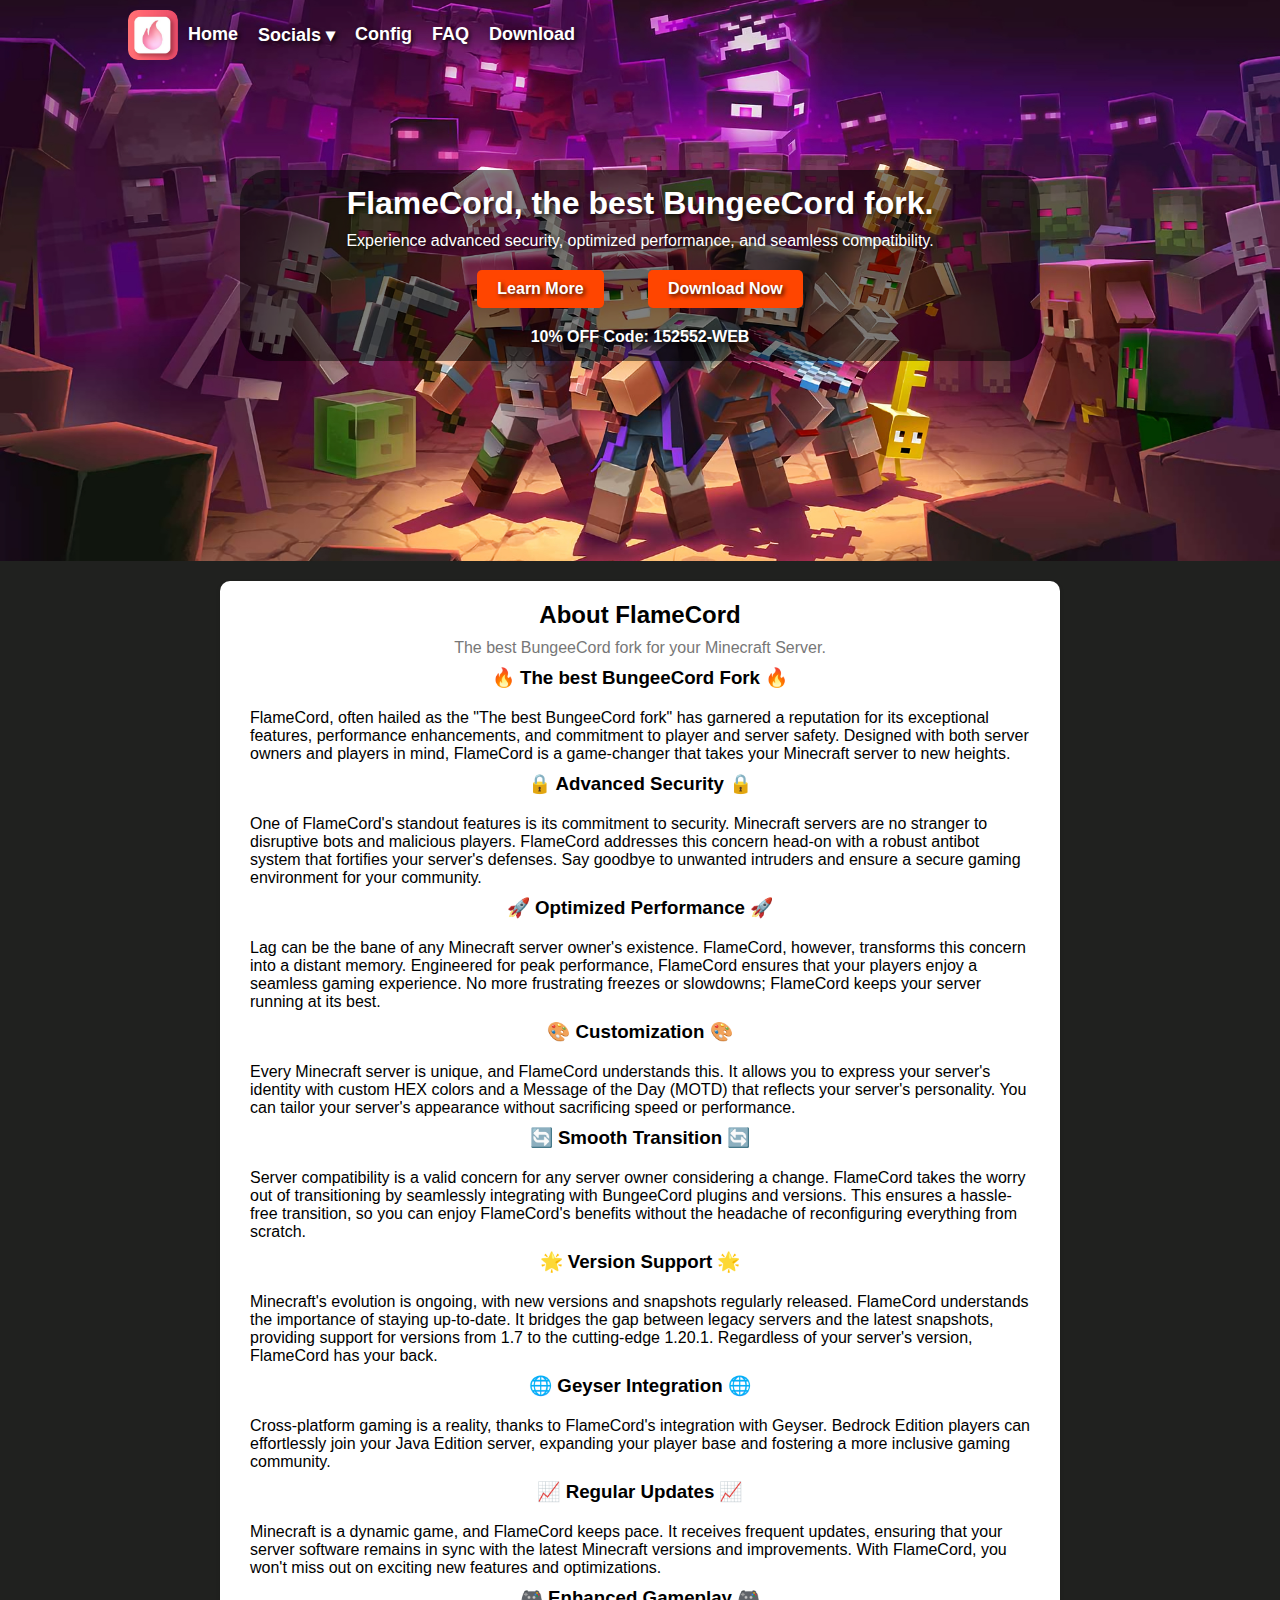
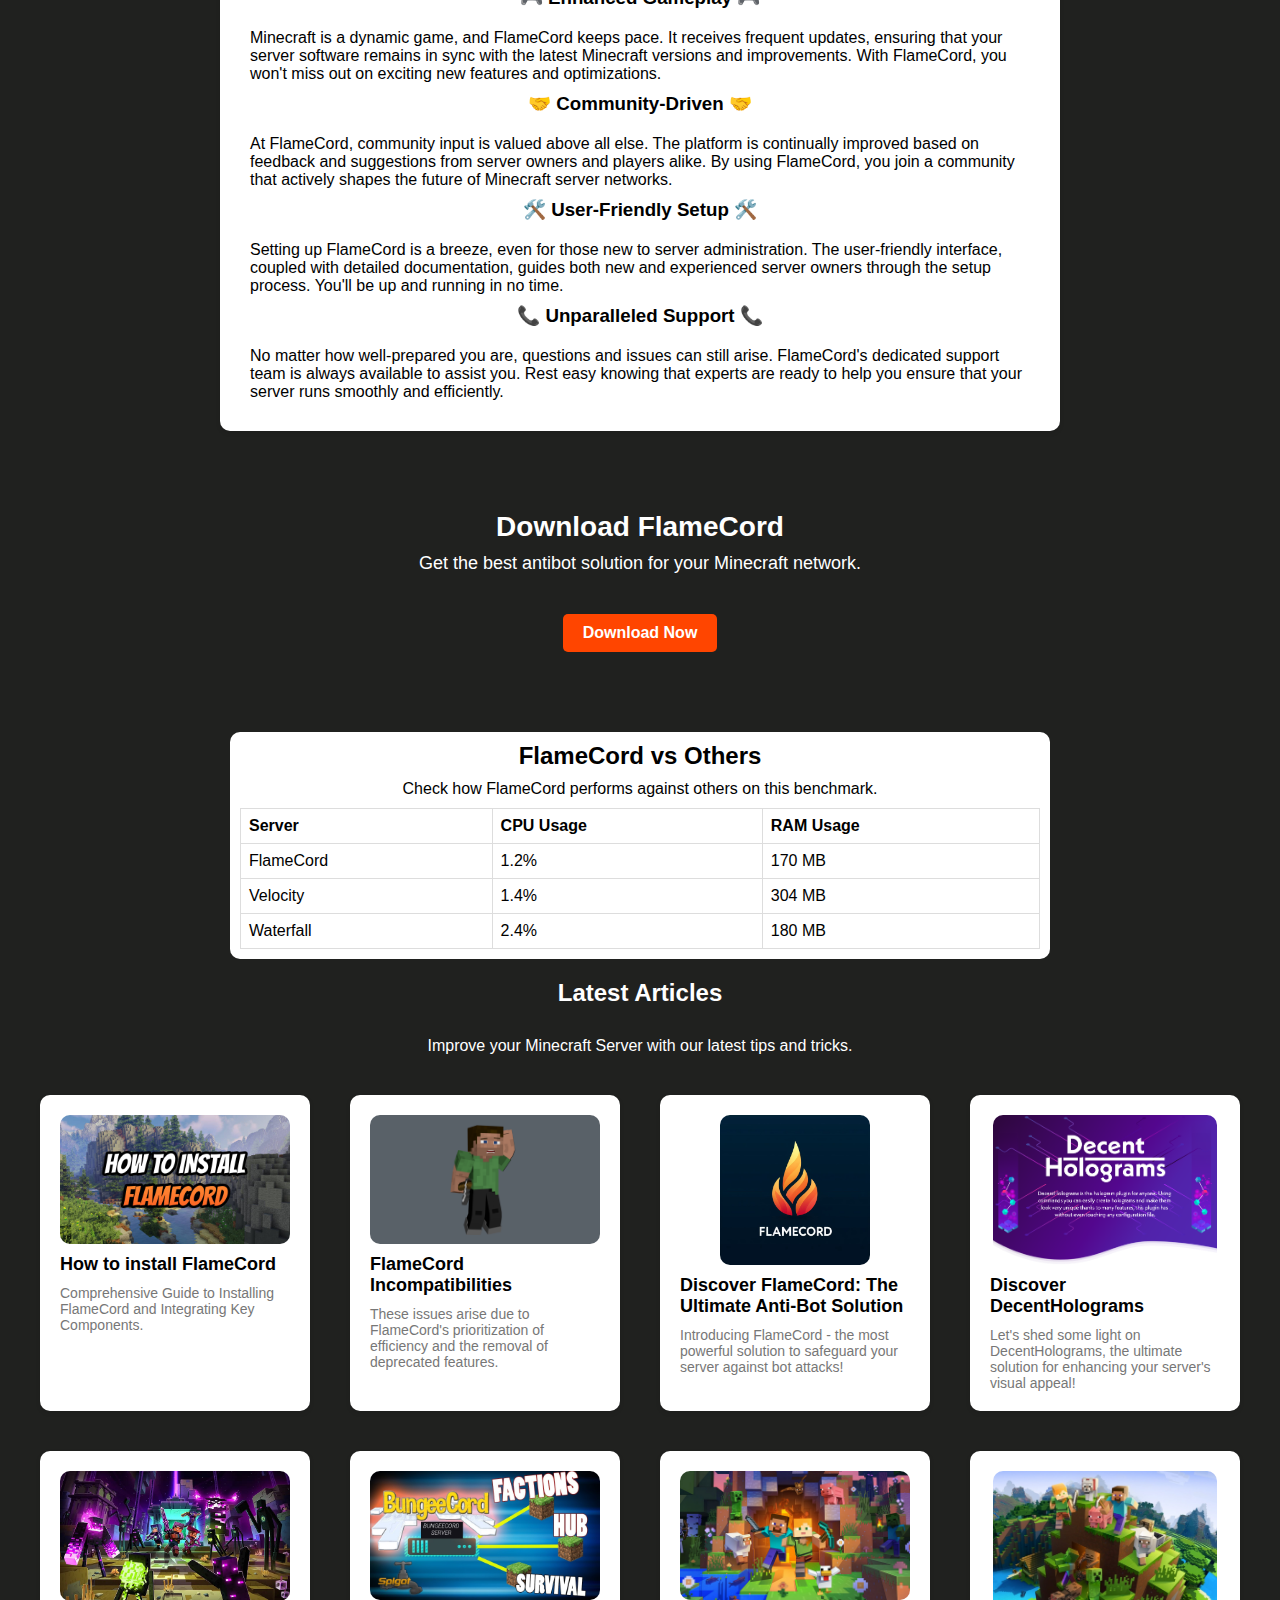
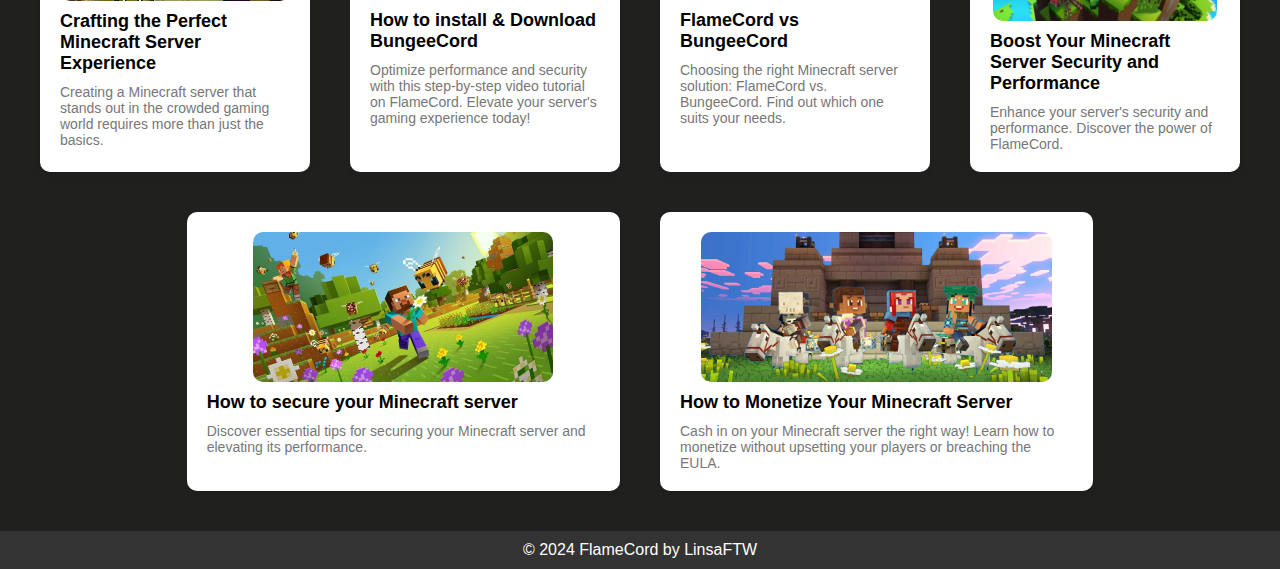
<file: index.html>
<!DOCTYPE html>
<html lang="en">
<head>
    <meta charset="UTF-8">
    <meta name="viewport" content="width=device-width, initial-scale=1.0">
    <title>FlameCord - The best BungeeCord Fork for Minecraft</title>
    <link rel="stylesheet" href="styles.css">
    <link rel="icon" type="image/x-icon" href="images/favicon.png">
    <link rel="stylesheet" href="elements/navbar.css">

    <meta name="description" content="Enhance your Minecraft server with FlameCord: advanced security, top performance, seamless compatibility. Elevate your experience!">
    
    <meta property='og:type' content='website' />
    <meta property='og:title' content='FlameCord - The best BungeeCord Fork' />
    <meta property='og:image' content='https://flamecord.com/images/banner.webp' />
    <meta property='og:description' content='Experience advanced security, optimized performance, and seamless compatibility with FlameCord. Enhance your Minecraft server today!' />
    <meta property='og:url' content='https://flamecord.com/' />
    <meta property='og:image:width' content='1280' />
    <meta property='og:image:height' content='720' />

    <meta name="twitter:site" content="@FlameCordMC">
    <meta name="twitter:card" content="summary_large_image">
    <meta name="twitter:title" content="FlameCord - Boost Your Minecraft Server">
    <meta name="twitter:description" content="FlameCord is the best server optimization tool for Minecraft server owners. Advanced protection, optimized performance, and seamless integration.">
    <meta name="twitter:image" content="https://flamecord.com/images/banner.webp">
    <meta name="twitter:url" content="https://flamecord.com">

    <link rel="stylesheet" href="https://cdnjs.cloudflare.com/ajax/libs/font-awesome/5.15.1/css/all.min.css">
     
    <!-- Google tag (gtag.js) -->
    <script async src="https://www.googletagmanager.com/gtag/js?id=G-JP2BQ8QR0W">
    </script>
    <script>
    window.dataLayer = window.dataLayer || [];
    function gtag(){dataLayer.push(arguments);}
    gtag('js', new Date());

    gtag('config', 'G-JP2BQ8QR0W');
    </script>
    <script defer src="./elements/navbar.js" lang="javascript"></script>
</head>
<body>

    <section class="hero">
        <nav-bar></nav-bar>
        <div class="hero-content">
            <h1>FlameCord, the best BungeeCord fork.</h1>
            <p>Experience advanced security, optimized performance, and seamless compatibility.</p>
            <a href="#about" class="cta-button">Learn More</a>
            <a href="https://builtbybit.com/resources/flamecord-ultimate-antibot-solution.13492/" class="cta-button" target="_blank">Download Now</a>
            <div>  
                <b>10% OFF Code: 152552-WEB</b>
            </div>
        </div>
    </section>

    <section id="about" class="about">
        <h2 class="about-title">About FlameCord</h2>
        <p class="about-subtitle">The best BungeeCord fork for your Minecraft Server.</p>
        <div class="about-content">
            <div class="about-subsection">
                <h3 class="about-subsection-title">🔥 The best BungeeCord Fork 🔥</h3>
                <p>FlameCord, often hailed as the "The best BungeeCord fork" has garnered a reputation for its exceptional features, performance enhancements, and commitment to player and server safety. Designed with both server owners and players in mind, FlameCord is a game-changer that takes your Minecraft server to new heights.</p>
            </div>
            <div class="about-subsection">
                <h3 class="about-subsection-title">🔒 Advanced Security 🔒</h3>
                <p>One of FlameCord's standout features is its commitment to security. Minecraft servers are no stranger to disruptive bots and malicious players. FlameCord addresses this concern head-on with a robust antibot system that fortifies your server's defenses. Say goodbye to unwanted intruders and ensure a secure gaming environment for your community.</p>
            </div>
            <div class="about-subsection">
                <h3 class="about-subsection-title">🚀 Optimized Performance 🚀</h3>
                <p>Lag can be the bane of any Minecraft server owner's existence. FlameCord, however, transforms this concern into a distant memory. Engineered for peak performance, FlameCord ensures that your players enjoy a seamless gaming experience. No more frustrating freezes or slowdowns; FlameCord keeps your server running at its best.</p>
            </div>
            <div class="about-subsection">
                <h3 class="about-subsection-title">🎨 Customization 🎨</h3>
                <p>Every Minecraft server is unique, and FlameCord understands this. It allows you to express your server's identity with custom HEX colors and a Message of the Day (MOTD) that reflects your server's personality. You can tailor your server's appearance without sacrificing speed or performance.</p>
            </div>
            <div class="about-subsection">
                <h3 class="about-subsection-title">🔄 Smooth Transition 🔄</h3>
                <p>Server compatibility is a valid concern for any server owner considering a change. FlameCord takes the worry out of transitioning by seamlessly integrating with BungeeCord plugins and versions. This ensures a hassle-free transition, so you can enjoy FlameCord's benefits without the headache of reconfiguring everything from scratch.</p>
            </div>
            <div class="about-subsection">
                <h3 class="about-subsection-title">🌟 Version Support 🌟</h3>
                <p>Minecraft's evolution is ongoing, with new versions and snapshots regularly released. FlameCord understands the importance of staying up-to-date. It bridges the gap between legacy servers and the latest snapshots, providing support for versions from 1.7 to the cutting-edge 1.20.1. Regardless of your server's version, FlameCord has your back.</p>
            </div>
            <div class="about-subsection">
                <h3 class="about-subsection-title">🌐 Geyser Integration 🌐</h3>
                <p>Cross-platform gaming is a reality, thanks to FlameCord's integration with Geyser. Bedrock Edition players can effortlessly join your Java Edition server, expanding your player base and fostering a more inclusive gaming community.</p>
            </div>
            <div class="about-subsection">
                <h3 class="about-subsection-title">📈 Regular Updates 📈</h3>
                <p>Minecraft is a dynamic game, and FlameCord keeps pace. It receives frequent updates, ensuring that your server software remains in sync with the latest Minecraft versions and improvements. With FlameCord, you won't miss out on exciting new features and optimizations.</p>
            </div>
            <div class="about-subsection">
                <h3 class="about-subsection-title">🎮 Enhanced Gameplay 🎮</h3>
                <p>Minecraft is a dynamic game, and FlameCord keeps pace. It receives frequent updates, ensuring that your server software remains in sync with the latest Minecraft versions and improvements. With FlameCord, you won't miss out on exciting new features and optimizations.</p>
            </div>
            <div class="about-subsection">
                <h3 class="about-subsection-title">🤝 Community-Driven 🤝</h3>
                <p>At FlameCord, community input is valued above all else. The platform is continually improved based on feedback and suggestions from server owners and players alike. By using FlameCord, you join a community that actively shapes the future of Minecraft server networks.</p>
            </div>
            <div class="about-subsection">
                <h3 class="about-subsection-title">🛠️ User-Friendly Setup 🛠️</h3>
                <p>Setting up FlameCord is a breeze, even for those new to server administration. The user-friendly interface, coupled with detailed documentation, guides both new and experienced server owners through the setup process. You'll be up and running in no time.</p>
            </div>
            <div class="about-subsection">
                <h3 class="about-subsection-title">📞 Unparalleled Support 📞</h3>
                <p>No matter how well-prepared you are, questions and issues can still arise. FlameCord's dedicated support team is always available to assist you. Rest easy knowing that experts are ready to help you ensure that your server runs smoothly and efficiently.</p>
            </div>
        </div>
    </section>

    <section class="download">
        <div class="download-content">
            <h2>Download FlameCord</h2>
            <p>Get the best antibot solution for your Minecraft network.</p>
            <a href="https://builtbybit.com/resources/flamecord-ultimate-antibot-solution.13492/" class="cta-button" target="_blank">Download Now</a>
        </div>
    </section>

    <section class="benchmark">
        <h2>FlameCord vs Others</h2>
        <p>Check how FlameCord performs against others on this benchmark.</p>
        <table>
            <tr>
                <th>Server</th>
                <th>CPU Usage</th>
                <th>RAM Usage</th>
            </tr>
            <tr>
                <td>FlameCord</td>
                <td>1.2%</td>
                <td>170 MB</td>
            </tr>
            <tr>
                <td>Velocity</td>
                <td>1.4%</td>
                <td>304 MB</td>
            </tr>
            <tr>
                <td>Waterfall</td>
                <td>2.4%</td>
                <td>180 MB</td>
            </tr>
        </table>
    </section>

    <section id="articles" class="articles-wrap">
        <h2>Latest Articles</h2>
        <p>Improve your Minecraft Server with our latest tips and tricks.</p>
        <div class="articles-container">
            <a href="article10" class="article-box">
                <img src="images/article-10-image.jpg" alt="Article 10 Image">
                <h3 class="article-title">How to install FlameCord</h3>
                <p class="article-description"> Comprehensive Guide to Installing FlameCord and Integrating Key Components.</p>                
            </a>
            <a href="article9" class="article-box">
                <img src="images/article-9-image.png" alt="Article 9 Image">
                <h3 class="article-title">FlameCord Incompatibilities</h3>
                <p class="article-description">These issues arise due to FlameCord's prioritization of efficiency and the removal of deprecated features.</p>                
            </a>
            <a href="article8" class="article-box">
                <img src="images/article-8-image.jpg" alt="Article 8 Image">
                <h3 class="article-title">Discover FlameCord: The Ultimate Anti-Bot Solution</h3>
                <p class="article-description">Introducing FlameCord - the most powerful solution to safeguard your server against bot attacks!</p>                
            </a>
            <a href="article7" class="article-box">
                <img src="images/decentholograms.png" alt="Article 7 Image">
                <h3 class="article-title">Discover DecentHolograms</h3>
                <p class="article-description">Let's shed some light on DecentHolograms, the ultimate solution for enhancing your server's visual appeal!</p>
            </a>
            <a href="article6" class="article-box">
                <img src="images/mc-wall6.jpg" alt="Article 6 Image">
                <h3 class="article-title">Crafting the Perfect Minecraft Server Experience</h3>
                <p class="article-description">Creating a Minecraft server that stands out in the crowded gaming world requires more than just the basics.</p>
            </a>
            <a href="article5" class="article-box">
                <img src="images/mc-wall5.jpg" alt="Article 5 Image">
                <h3 class="article-title">How to install & Download BungeeCord</h3>
                <p class="article-description">Optimize performance and security with this step-by-step video tutorial on FlameCord. Elevate your server's gaming experience today!</p>
            </a>
            <a href="article1" class="article-box">
                <img src="images/mc-wall1.webp" alt="Article 1 Image">
                <h3 class="article-title">FlameCord vs BungeeCord</h3>
                <p class="article-description">Choosing the right Minecraft server solution: FlameCord vs. BungeeCord. Find out which one suits your needs.</p>
            </a>
            <a href="article2" class="article-box">
                <img src="images/mc-wall2.jpg" alt="Article 2 Image">
                <h3 class="article-title">Boost Your Minecraft Server Security and Performance</h3>
                <p class="article-description">Enhance your server's security and performance. Discover the power of FlameCord.</p>
            </a>
            <a href="article3" class="article-box">
                <img src="images/mc-wall3.webp" alt="Article 3 Image">
                <h3 class="article-title">How to secure your Minecraft server</h3>
                <p class="article-description">Discover essential tips for securing your Minecraft server and elevating its performance.</p>
            </a>
            <a href="article4" class="article-box">
                <img src="images/mc-wall4.webp" alt="Article 4 Image">
                <h3 class="article-title">How to Monetize Your Minecraft Server</h3>
                <p class="article-description">Cash in on your Minecraft server the right way! Learn how to monetize without upsetting your players or breaching the EULA.</p>
            </a>
        </div>
    </section>

    <footer>
        <p>&copy; 2024 FlameCord by LinsaFTW</p>
    </footer>
</body>
</html>
</file>
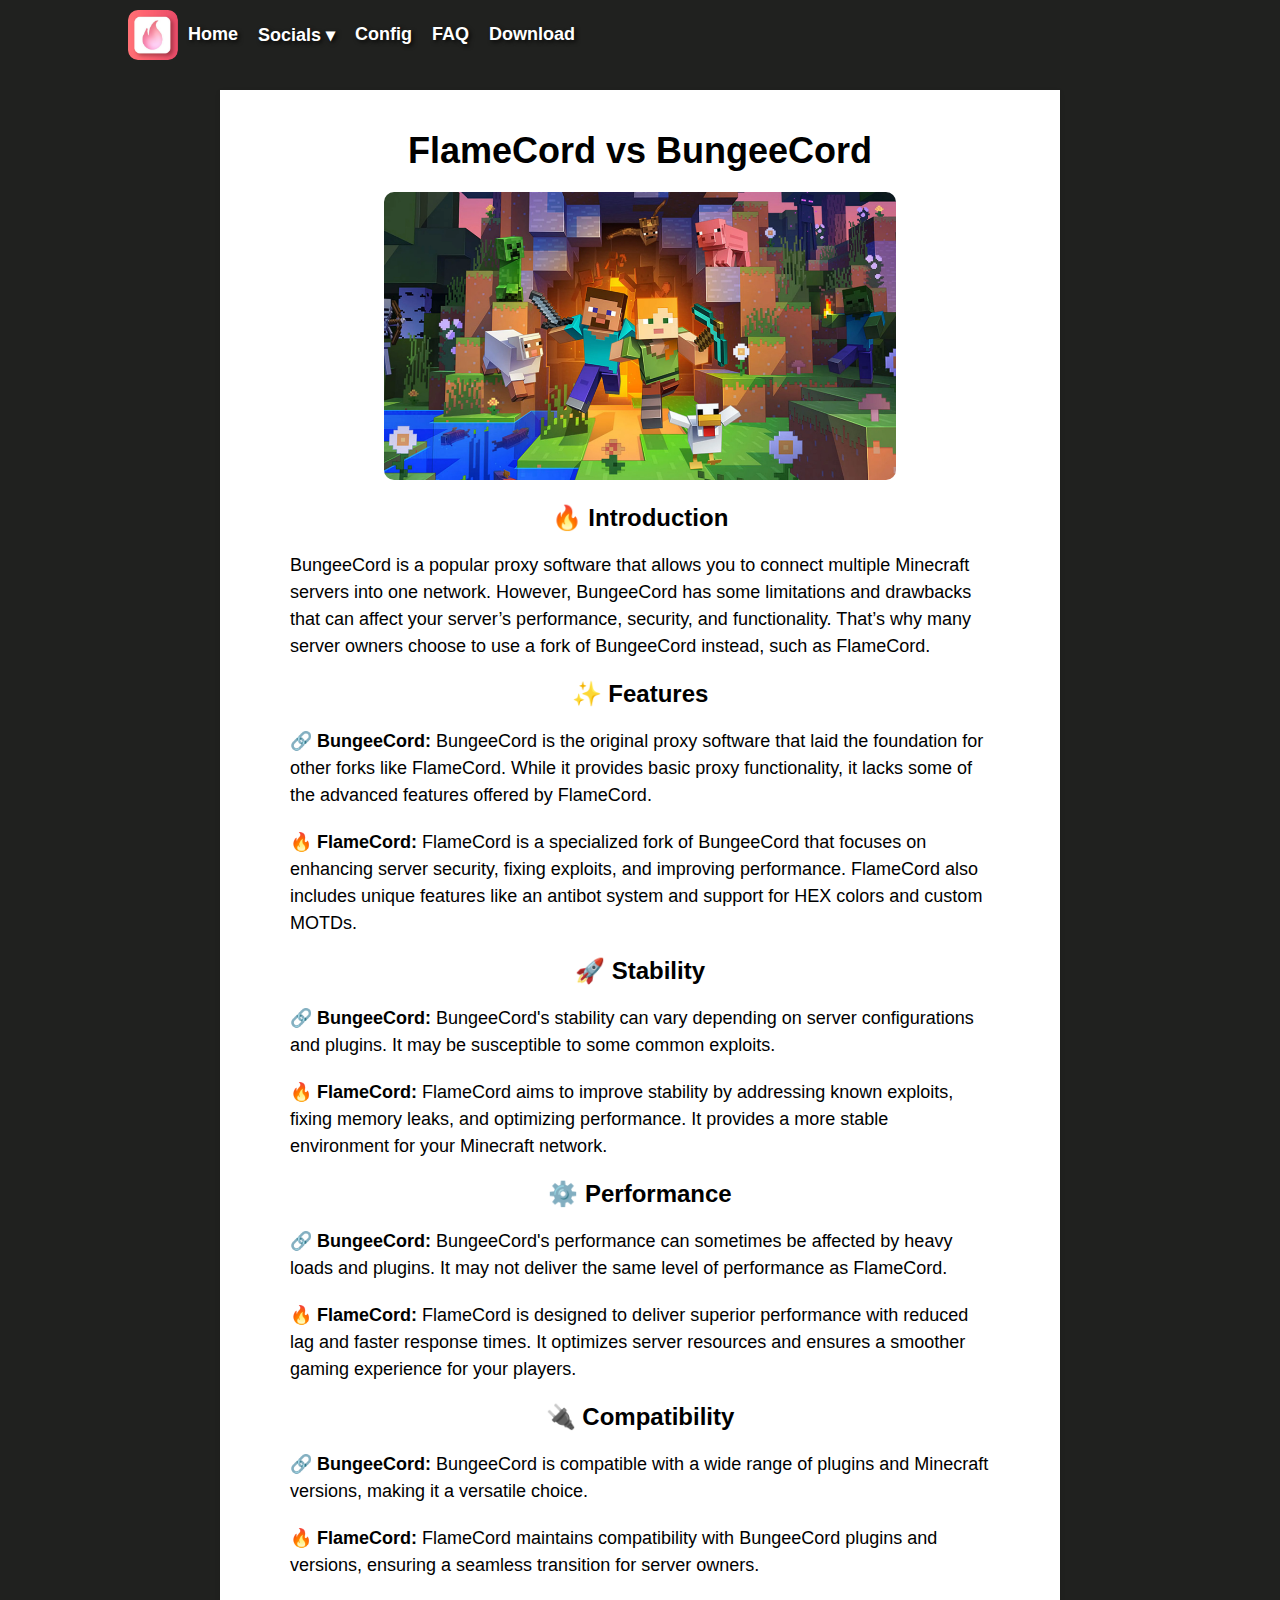
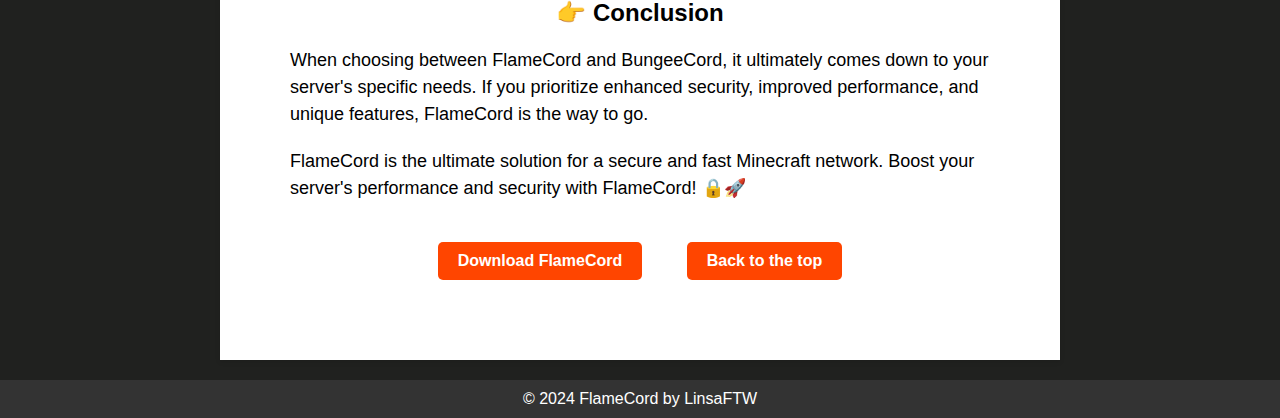
<file: article1.html>
<!DOCTYPE html>
<html lang="en">
<head>
    <meta charset="UTF-8">
    <meta name="viewport" content="width=device-width, initial-scale=1.0">
    <title>FlameCord vs BungeeCord - FlameCord</title>
    <link rel="stylesheet" href="styles.css">
    <link rel="icon" type="image/x-icon" href="images/favicon.png">
    <meta name="description" content="Choosing the right Minecraft server solution: FlameCord vs. BungeeCord. Find out which one suits your needs.">

    <link rel="stylesheet" href="https://cdnjs.cloudflare.com/ajax/libs/font-awesome/5.15.1/css/all.min.css">

    <script defer src="./elements/navbar.js" lang="javascript"></script>
    <link rel="stylesheet" href="elements/navbar.css">
</head>
<body>
    <nav-bar></nav-bar>

    <main>
        <article class="article">
            <h1>FlameCord vs BungeeCord</h1>

            <img src="images/mc-wall1.webp" alt="Minecraft Wallpaper"> <!-- Replace with your article image -->

            <h2>🔥 Introduction</h2>
            <p>BungeeCord is a popular proxy software that allows you to connect multiple Minecraft servers into one network. However, BungeeCord has some limitations and drawbacks that can affect your server’s performance, security, and functionality. That’s why many server owners choose to use a fork of BungeeCord instead, such as FlameCord.</p>
            
            <h2>✨ Features</h2>
            <p><strong>🔗 BungeeCord:</strong> BungeeCord is the original proxy software that laid the foundation for other forks like FlameCord. While it provides basic proxy functionality, it lacks some of the advanced features offered by FlameCord.</p>
            
            <p><strong>🔥 FlameCord:</strong> FlameCord is a specialized fork of BungeeCord that focuses on enhancing server security, fixing exploits, and improving performance. FlameCord also includes unique features like an antibot system and support for HEX colors and custom MOTDs.</p>
            
            <h2>🚀 Stability</h2>
            <p><strong>🔗 BungeeCord:</strong> BungeeCord's stability can vary depending on server configurations and plugins. It may be susceptible to some common exploits.</p>
            
            <p><strong>🔥 FlameCord:</strong> FlameCord aims to improve stability by addressing known exploits, fixing memory leaks, and optimizing performance. It provides a more stable environment for your Minecraft network.</p>
            
            <h2>⚙️ Performance</h2>
            <p><strong>🔗 BungeeCord:</strong> BungeeCord's performance can sometimes be affected by heavy loads and plugins. It may not deliver the same level of performance as FlameCord.</p>
            
            <p><strong>🔥 FlameCord:</strong> FlameCord is designed to deliver superior performance with reduced lag and faster response times. It optimizes server resources and ensures a smoother gaming experience for your players.</p>
            
            <h2>🔌 Compatibility</h2>
            <p><strong>🔗 BungeeCord:</strong> BungeeCord is compatible with a wide range of plugins and Minecraft versions, making it a versatile choice.</p>
            
            <p><strong>🔥 FlameCord:</strong> FlameCord maintains compatibility with BungeeCord plugins and versions, ensuring a seamless transition for server owners.</p>
            
            <h2>👉 Conclusion</h2>
            <p>When choosing between FlameCord and BungeeCord, it ultimately comes down to your server's specific needs. If you prioritize enhanced security, improved performance, and unique features, FlameCord is the way to go.</p>
            
            <p>FlameCord is the ultimate solution for a secure and fast Minecraft network. Boost your server's performance and security with FlameCord! 🔒🚀</p>
        
            <a href="https://builtbybit.com/resources/flamecord-ultimate-antibot-solution.13492/" class="cta-button" target="_blank">Download FlameCord</a>
            <a href="#nav" id="goToTopButton" class="cta-button" title="Go backend to the top">Back to the top</a>
        </article>
    </main>

    <footer>
        <p>&copy; 2024 FlameCord by LinsaFTW</p>
    </footer>
</body>
</html>
</file>
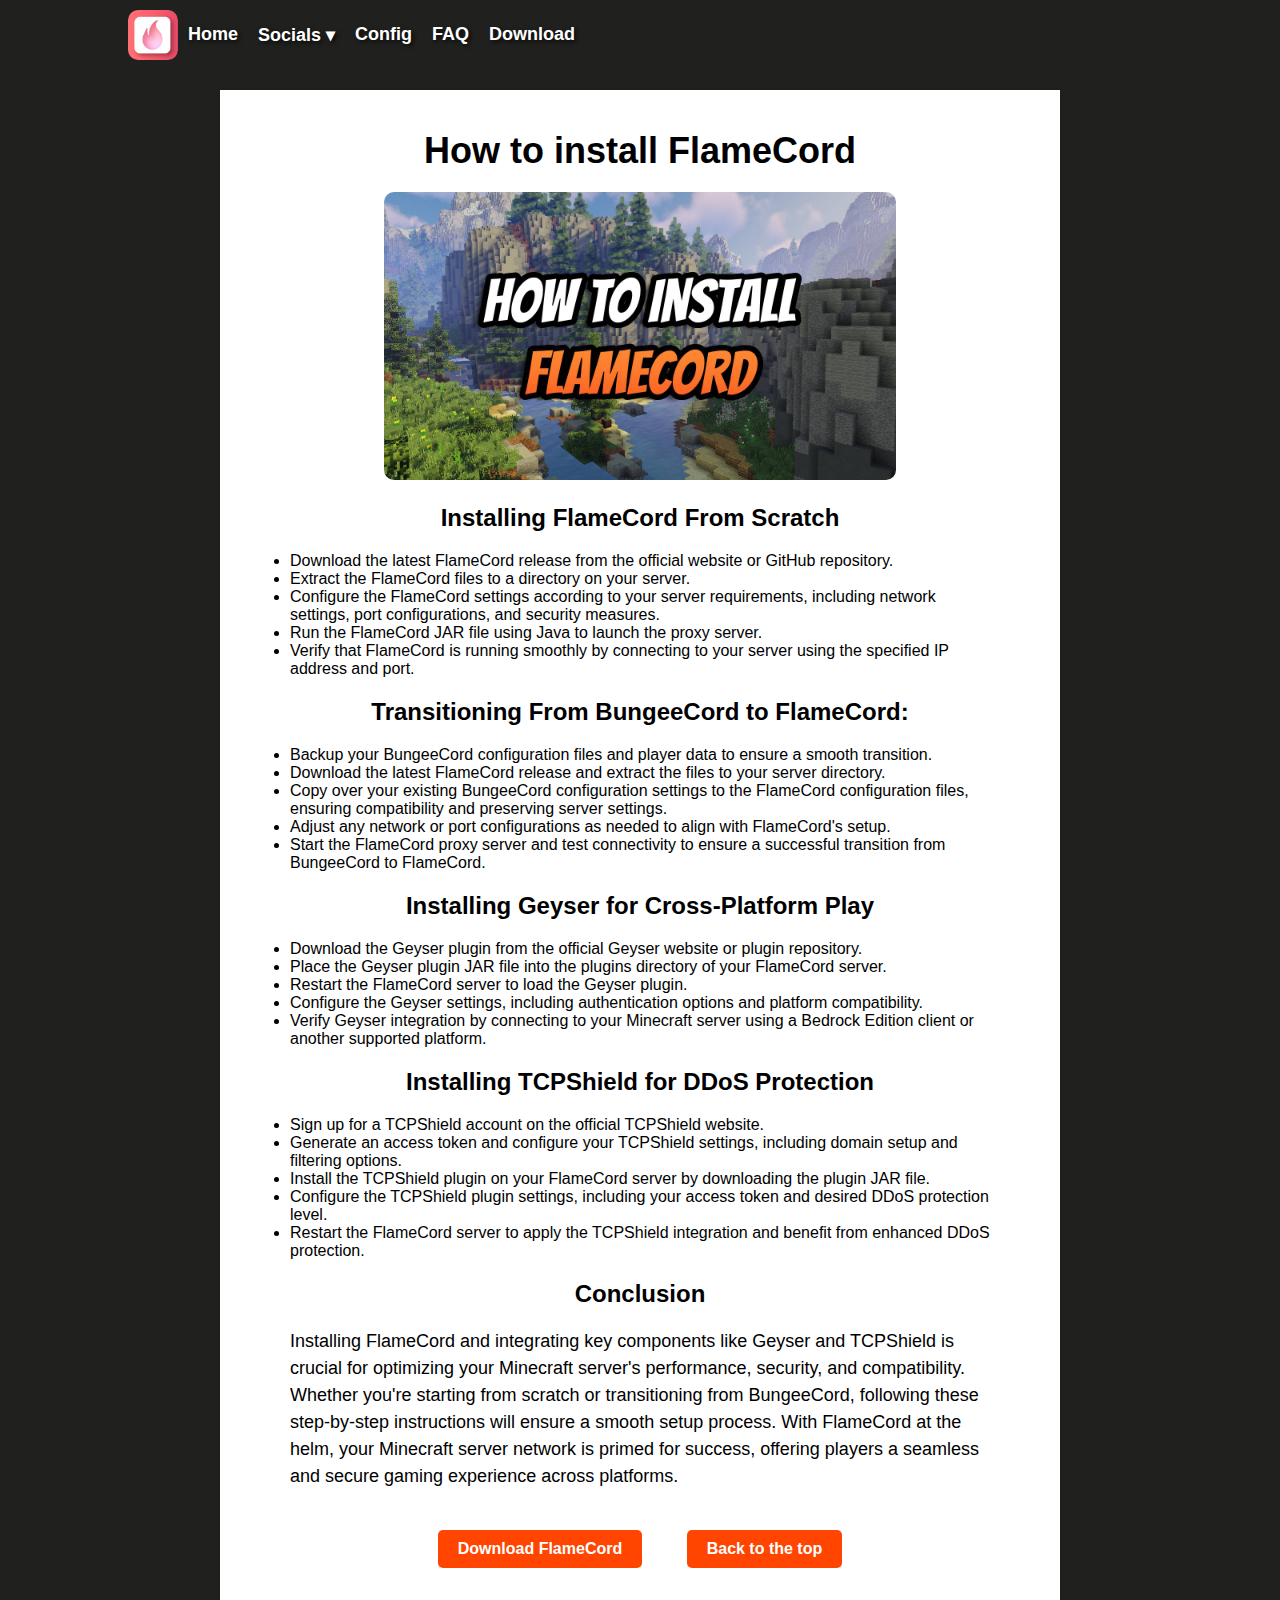
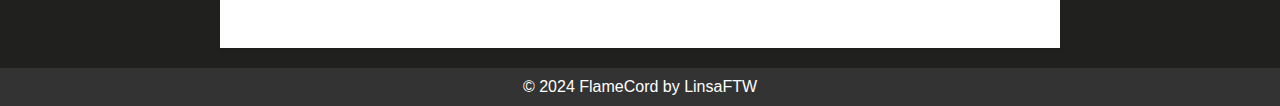
<file: article10.html>
<!DOCTYPE html>
<html lang="en">
<head>
    <meta charset="UTF-8">
    <meta name="viewport" content="width=device-width, initial-scale=1.0">
    <title>How to install FlameCord</title>
    <link rel="stylesheet" href="styles.css">
    <link rel="icon" type="image/x-icon" href="images/favicon.png">
    <meta name="description" content="A Comprehensive Guide to Installing FlameCord and Integrating Key Components.">

    <link rel="stylesheet" href="https://cdnjs.cloudflare.com/ajax/libs/font-awesome/5.15.1/css/all.min.css">
    
    <script defer src="./elements/navbar.js" lang="javascript"></script>
    <link rel="stylesheet" href="elements/navbar.css">
</head>
<body>
    <nav-bar></nav-bar>

    <main>
        <section class="article">
            <h1>How to install FlameCord</h1>

            <img src="images/article-10-image.jpg" alt="How to install FlameCord">

            <h2>Installing FlameCord From Scratch</h2>
            <ul>
                <li>Download the latest FlameCord release from the official website or GitHub repository.</li>
                <li>Extract the FlameCord files to a directory on your server.</li>
                <li>Configure the FlameCord settings according to your server requirements, including network settings, port configurations, and security measures.</li>
                <li>Run the FlameCord JAR file using Java to launch the proxy server.</li>
                <li>Verify that FlameCord is running smoothly by connecting to your server using the specified IP address and port.</li>
            </ul>

            <h2>Transitioning From BungeeCord to FlameCord:</h2>
            <ul>
                <li>Backup your BungeeCord configuration files and player data to ensure a smooth transition.</li>
                <li>Download the latest FlameCord release and extract the files to your server directory.</li>
                <li>Copy over your existing BungeeCord configuration settings to the FlameCord configuration files, ensuring compatibility and preserving server settings.</li>
                <li>Adjust any network or port configurations as needed to align with FlameCord's setup.</li>
                <li>Start the FlameCord proxy server and test connectivity to ensure a successful transition from BungeeCord to FlameCord.</li>
            </ul>

            <h2>Installing Geyser for Cross-Platform Play</h2>
            <ul>
                <li>Download the Geyser plugin from the official Geyser website or plugin repository.</li>
                <li>Place the Geyser plugin JAR file into the plugins directory of your FlameCord server.</li>
                <li>Restart the FlameCord server to load the Geyser plugin.</li>
                <li>Configure the Geyser settings, including authentication options and platform compatibility.</li>
                <li>Verify Geyser integration by connecting to your Minecraft server using a Bedrock Edition client or another supported platform.</li>
            </ul>

            <h2>Installing TCPShield for DDoS Protection</h2>
            <ul>
                <li>Sign up for a TCPShield account on the official TCPShield website.</li>
                <li>Generate an access token and configure your TCPShield settings, including domain setup and filtering options.</li>
                <li>Install the TCPShield plugin on your FlameCord server by downloading the plugin JAR file.</li>
                <li>Configure the TCPShield plugin settings, including your access token and desired DDoS protection level.</li>
                <li>Restart the FlameCord server to apply the TCPShield integration and benefit from enhanced DDoS protection.</li>
            </ul>

            <h2>Conclusion</h2>
            <p>Installing FlameCord and integrating key components like Geyser and TCPShield is crucial for optimizing your Minecraft server's performance, security, and compatibility. Whether you're starting from scratch or transitioning from BungeeCord, following these step-by-step instructions will ensure a smooth setup process. With FlameCord at the helm, your Minecraft server network is primed for success, offering players a seamless and secure gaming experience across platforms.</p>

            <a href="https://builtbybit.com/resources/flamecord-ultimate-antibot-solution.13492/" class="cta-button" target="_blank">Download FlameCord</a>
            <a href="#nav" id="goToTopButton" class="cta-button" title="Go backend to the top">Back to the top</a>
        </section>
    </main>

    <footer>
        <p>&copy; 2024 FlameCord by LinsaFTW</p>
    </footer>
</body>
</html>
</file>
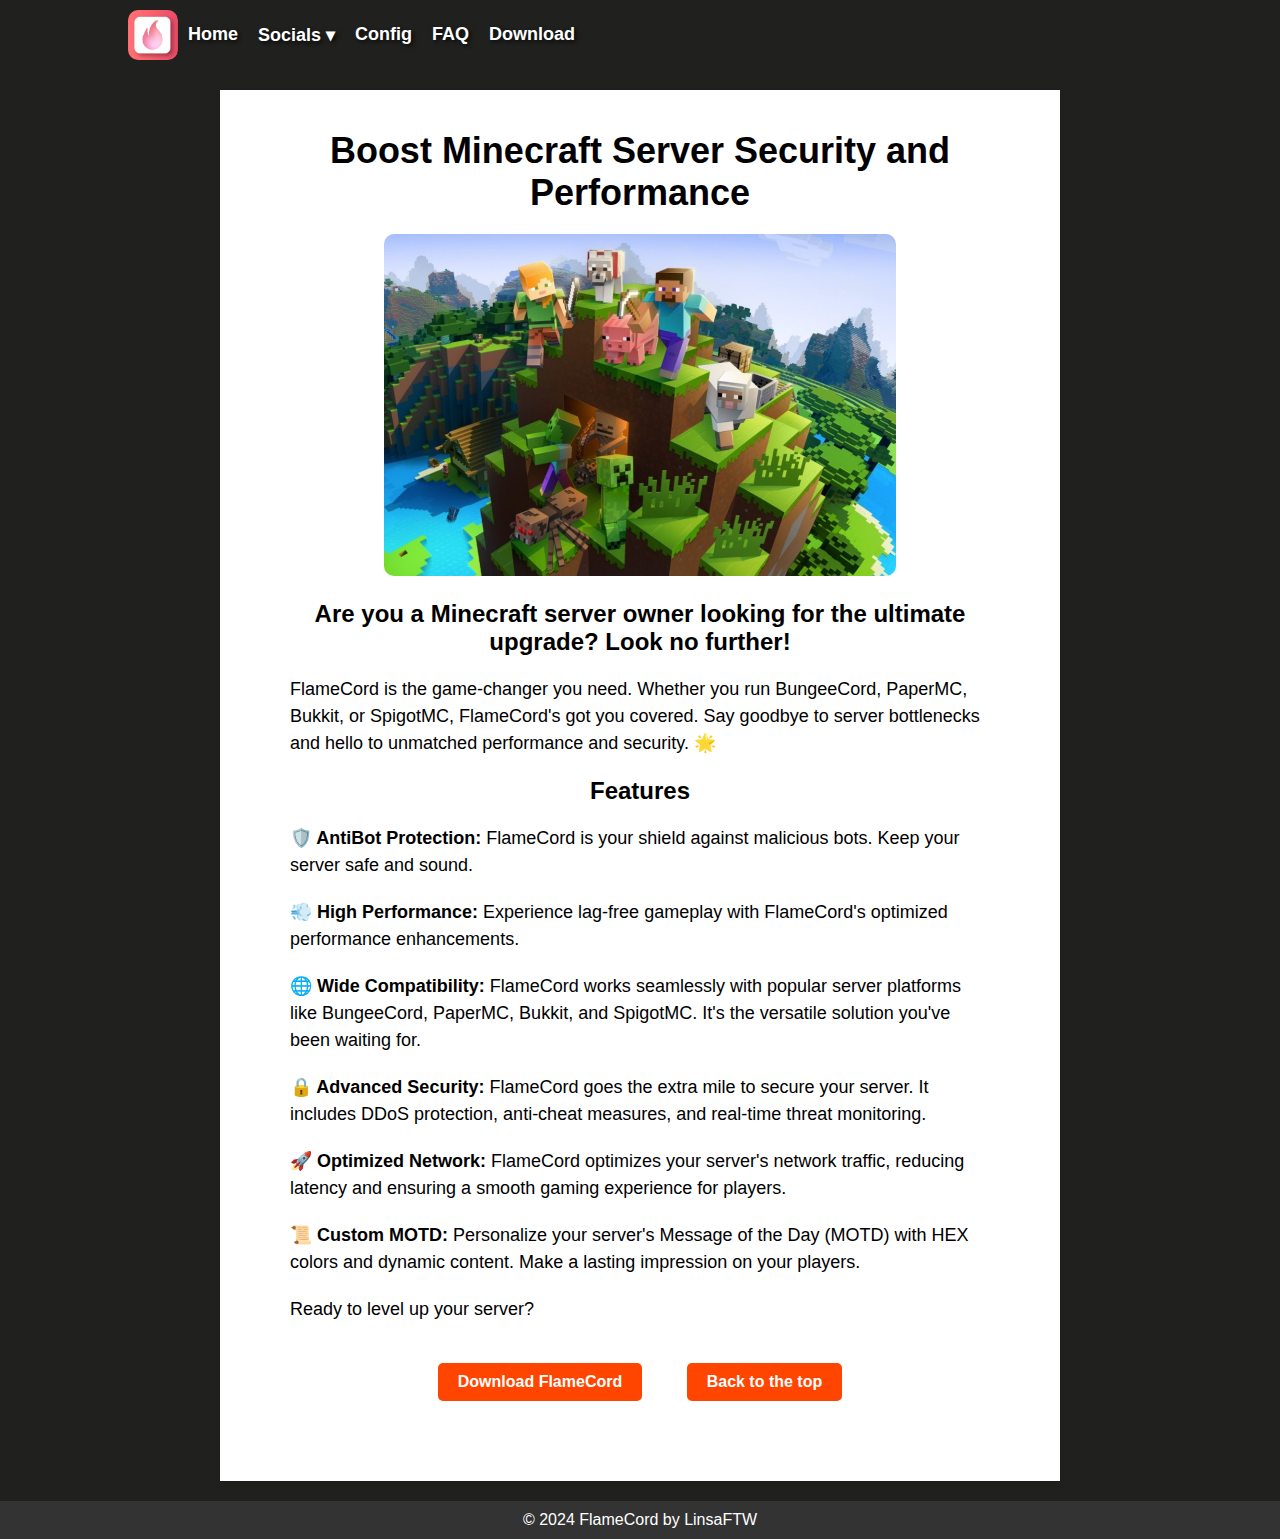
<file: article2.html>
<!DOCTYPE html>
<html lang="en">
<head>
    <meta charset="UTF-8">
    <meta name="viewport" content="width=device-width, initial-scale=1.0">
    <title>Boost Minecraft Server Security and Performance - FlameCord</title>
    <link rel="stylesheet" href="styles.css">
    <link rel="icon" type="image/x-icon" href="images/favicon.png">
    <meta name="description" content="Enhance your server's security and performance. Discover the power of FlameCord.">

    <link rel="stylesheet" href="https://cdnjs.cloudflare.com/ajax/libs/font-awesome/5.15.1/css/all.min.css">
    
    <script defer src="./elements/navbar.js" lang="javascript"></script>
    <link rel="stylesheet" href="elements/navbar.css">
</head>
<body>
    <nav-bar></nav-bar>

    <main>
        <article class="article">
            <h1>Boost Minecraft Server Security and Performance</h1>

            <img src="images/mc-wall2.jpg" alt="Minecraft Wallpaper"> <!-- Replace with your article image -->

            <h2>Are you a Minecraft server owner looking for the ultimate upgrade? Look no further!</h2>

            <p>FlameCord is the game-changer you need. Whether you run BungeeCord, PaperMC, Bukkit, or SpigotMC, FlameCord's got you covered. Say goodbye to server bottlenecks and hello to unmatched performance and security. 🌟</p>
        
            <h2>Features</h2>
        
            <p><strong>🛡️ AntiBot Protection:</strong> FlameCord is your shield against malicious bots. Keep your server safe and sound.</p>
            <p><strong>💨 High Performance:</strong> Experience lag-free gameplay with FlameCord's optimized performance enhancements.</p>
            <p><strong>🌐 Wide Compatibility:</strong> FlameCord works seamlessly with popular server platforms like BungeeCord, PaperMC, Bukkit, and SpigotMC. It's the versatile solution you've been waiting for.</p>
            <p><strong>🔒 Advanced Security:</strong> FlameCord goes the extra mile to secure your server. It includes DDoS protection, anti-cheat measures, and real-time threat monitoring.</p>
            <p><strong>🚀 Optimized Network:</strong> FlameCord optimizes your server's network traffic, reducing latency and ensuring a smooth gaming experience for players.</p>
            <p><strong>📜 Custom MOTD:</strong> Personalize your server's Message of the Day (MOTD) with HEX colors and dynamic content. Make a lasting impression on your players.</p>
        
            <p>Ready to level up your server?</p>
        
            <a href="https://builtbybit.com/resources/flamecord-ultimate-antibot-solution.13492/" class="cta-button" target="_blank">Download FlameCord</a>
            <a href="#nav" id="goToTopButton" class="cta-button" title="Go backend to the top">Back to the top</a>
        </article>
    </main>

    <footer>
        <p>&copy; 2024 FlameCord by LinsaFTW</p>
    </footer>
</body>
</html>
</file>
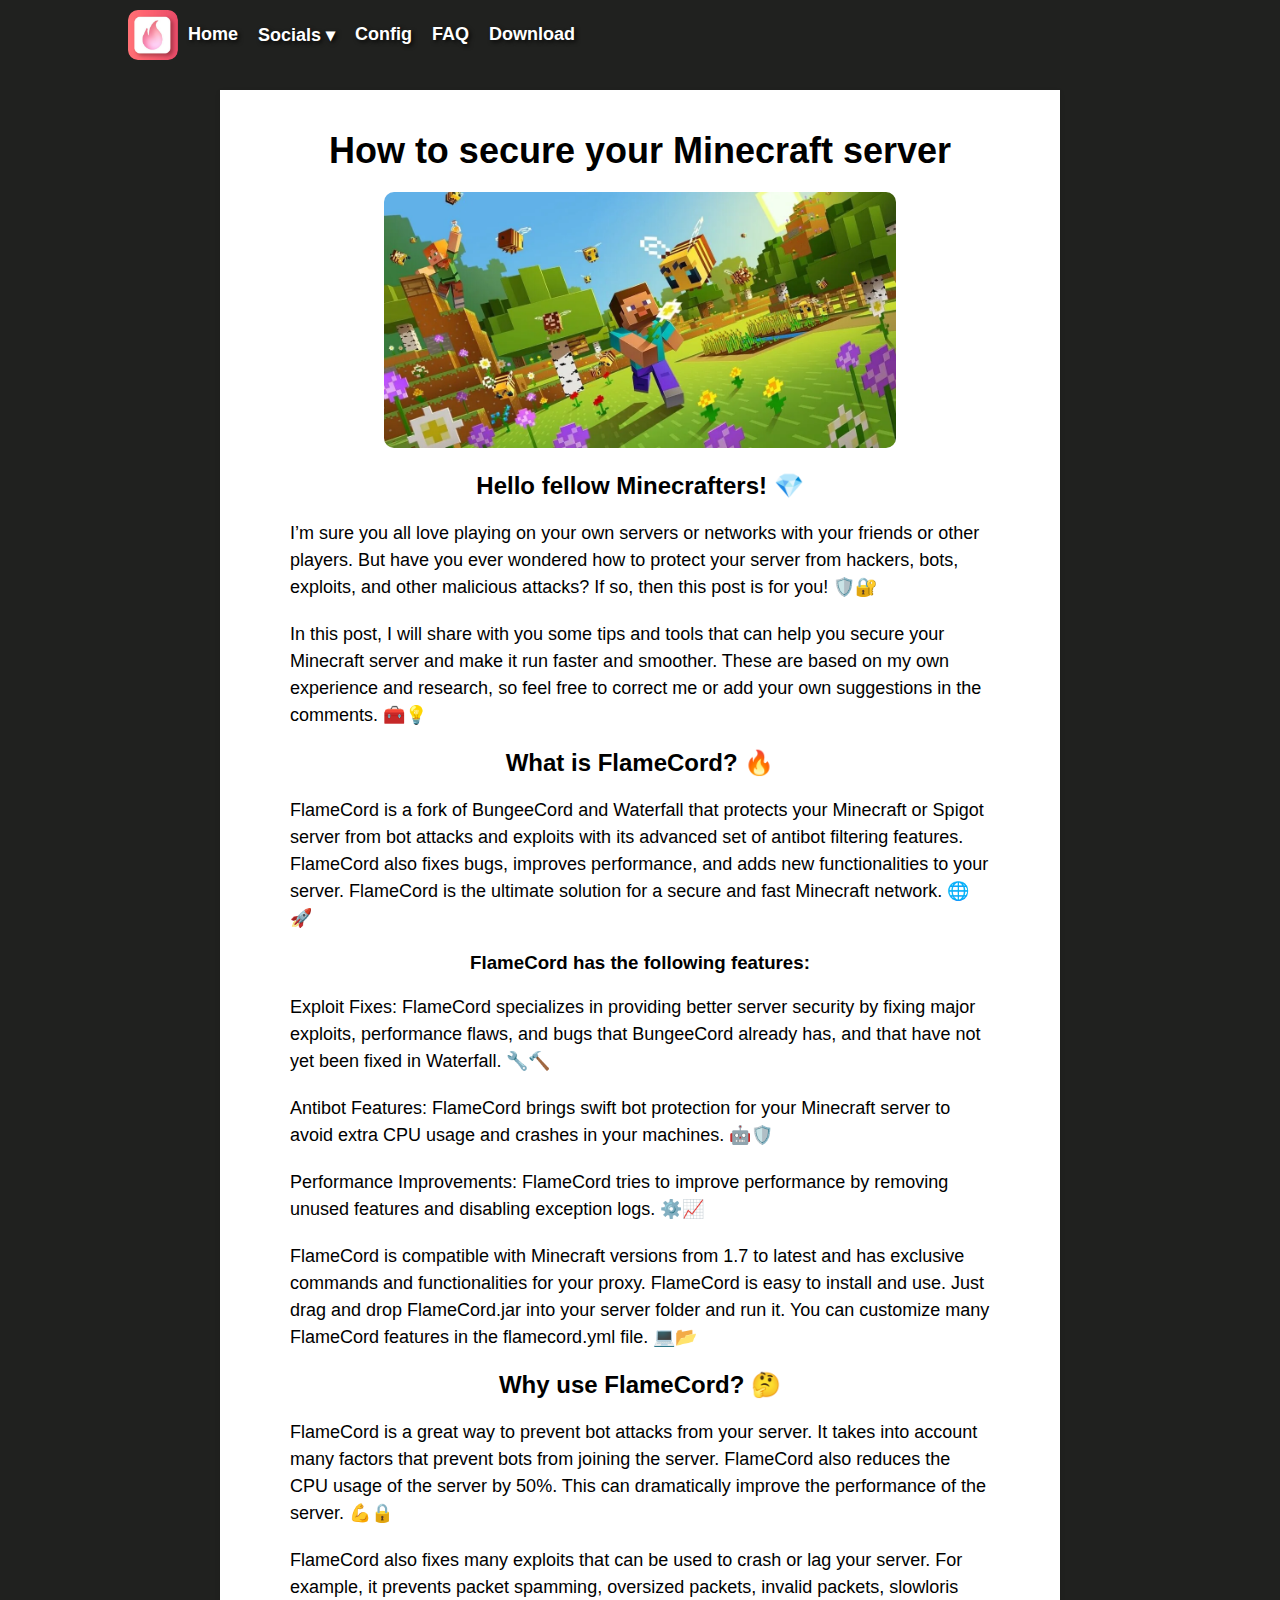
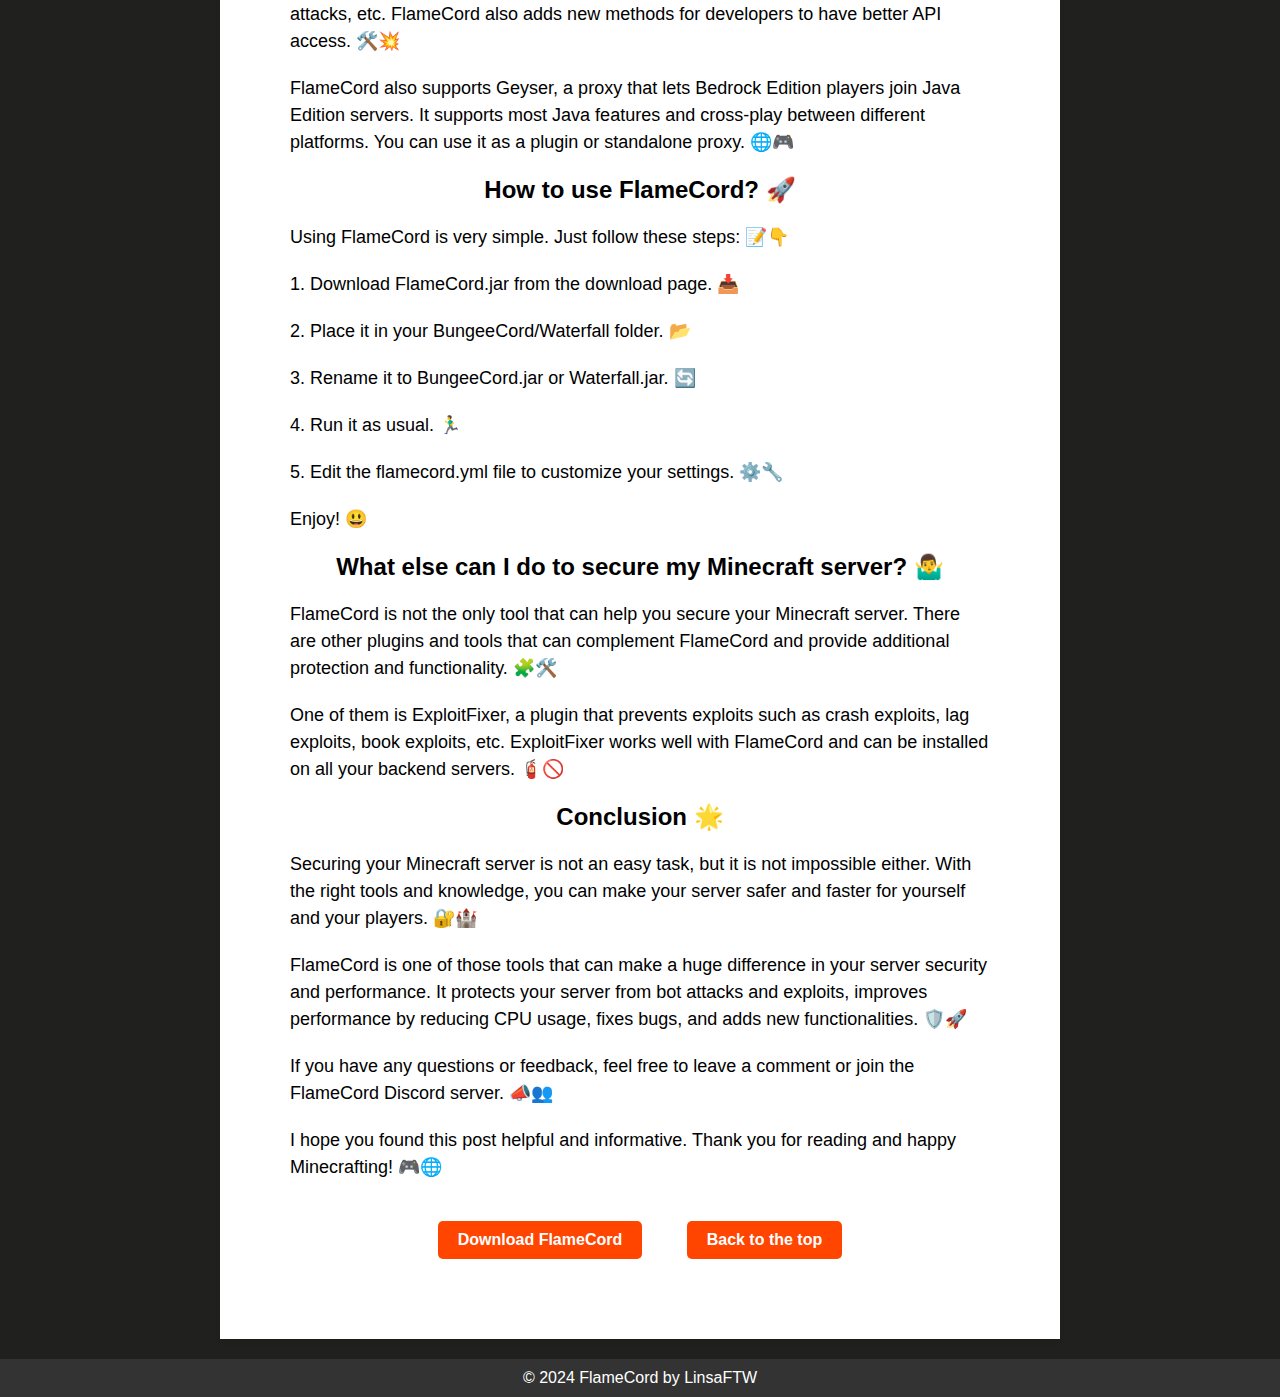
<file: article3.html>
<!DOCTYPE html>
<html lang="en">
<head>
    <meta charset="UTF-8">
    <meta name="viewport" content="width=device-width, initial-scale=1.0">
    <title>How to secure your Minecraft server - FlameCord</title>
    <link rel="stylesheet" href="styles.css">
    <link rel="icon" type="image/x-icon" href="images/favicon.png">
    <meta name="description" content="Discover essential tips for securing your Minecraft server and elevating its performance.">

    <link rel="stylesheet" href="https://cdnjs.cloudflare.com/ajax/libs/font-awesome/5.15.1/css/all.min.css">
    
    <script defer src="./elements/navbar.js" lang="javascript"></script>
    <link rel="stylesheet" href="elements/navbar.css">
</head>
<body>
    <nav-bar></nav-bar>

    <main>
        <article class="article">
            <h1>How to secure your Minecraft server</h1>

            <img src="images/mc-wall3.webp" alt="Minecraft Wallpaper"> <!-- Replace with your article image -->

            <h2>Hello fellow Minecrafters! 💎</h2>

            <p>I’m sure you all love playing on your own servers or networks with your friends or other players. But have you ever wondered how to protect your server from hackers, bots, exploits, and other malicious attacks? If so, then this post is for you! 🛡️🔐</p>
        
            <p>In this post, I will share with you some tips and tools that can help you secure your Minecraft server and make it run faster and smoother. These are based on my own experience and research, so feel free to correct me or add your own suggestions in the comments. 🧰💡</p>
        
            <h2>What is FlameCord? 🔥</h2>
        
            <p>FlameCord is a fork of BungeeCord and Waterfall that protects your Minecraft or Spigot server from bot attacks and exploits with its advanced set of antibot filtering features. FlameCord also fixes bugs, improves performance, and adds new functionalities to your server. FlameCord is the ultimate solution for a secure and fast Minecraft network. 🌐🚀</p>
        
            <h3>FlameCord has the following features:</h3>
        
            <p>Exploit Fixes: FlameCord specializes in providing better server security by fixing major exploits, performance flaws, and bugs that BungeeCord already has, and that have not yet been fixed in Waterfall. 🔧🔨</p>
        
            <p>Antibot Features: FlameCord brings swift bot protection for your Minecraft server to avoid extra CPU usage and crashes in your machines. 🤖🛡️</p>
        
            <p>Performance Improvements: FlameCord tries to improve performance by removing unused features and disabling exception logs. ⚙️📈</p>
        
            <p>FlameCord is compatible with Minecraft versions from 1.7 to latest and has exclusive commands and functionalities for your proxy. FlameCord is easy to install and use. Just drag and drop FlameCord.jar into your server folder and run it. You can customize many FlameCord features in the flamecord.yml file. 💻📂</p>
        
            <h2>Why use FlameCord? 🤔</h2>
        
            <p>FlameCord is a great way to prevent bot attacks from your server. It takes into account many factors that prevent bots from joining the server. FlameCord also reduces the CPU usage of the server by 50%. This can dramatically improve the performance of the server. 💪🔒</p>
        
            <p>FlameCord also fixes many exploits that can be used to crash or lag your server. For example, it prevents packet spamming, oversized packets, invalid packets, slowloris attacks, etc. FlameCord also adds new methods for developers to have better API access. 🛠️💥</p>
        
            <p>FlameCord also supports Geyser, a proxy that lets Bedrock Edition players join Java Edition servers. It supports most Java features and cross-play between different platforms. You can use it as a plugin or standalone proxy. 🌐🎮</p>
        
            <h2>How to use FlameCord? 🚀</h2>
        
            <p>Using FlameCord is very simple. Just follow these steps: 📝👇</p>
        
            <p>1. Download FlameCord.jar from the download page. 📥</p>
        
            <p>2. Place it in your BungeeCord/Waterfall folder. 📂</p>
        
            <p>3. Rename it to BungeeCord.jar or Waterfall.jar. 🔄</p>
        
            <p>4. Run it as usual. 🏃‍♂️</p>
        
            <p>5. Edit the flamecord.yml file to customize your settings. ⚙️🔧</p>
        
            <p>Enjoy! 😃</p>
        
            <h2>What else can I do to secure my Minecraft server? 🤷‍♂️</h2>
        
            <p>FlameCord is not the only tool that can help you secure your Minecraft server. There are other plugins and tools that can complement FlameCord and provide additional protection and functionality. 🧩🛠️</p>
        
            <p>One of them is ExploitFixer, a plugin that prevents exploits such as crash exploits, lag exploits, book exploits, etc. ExploitFixer works well with FlameCord and can be installed on all your backend servers. 🧯🚫</p>
        
            <h2>Conclusion 🌟</h2>
        
            <p>Securing your Minecraft server is not an easy task, but it is not impossible either. With the right tools and knowledge, you can make your server safer and faster for yourself and your players. 🔐🏰</p>
        
            <p>FlameCord is one of those tools that can make a huge difference in your server security and performance. It protects your server from bot attacks and exploits, improves performance by reducing CPU usage, fixes bugs, and adds new functionalities. 🛡️🚀</p>
        
            <p>If you have any questions or feedback, feel free to leave a comment or join the FlameCord Discord server. 📣👥</p>
        
            <p>I hope you found this post helpful and informative. Thank you for reading and happy Minecrafting! 🎮🌐</p>        
        
            <a href="https://builtbybit.com/resources/flamecord-ultimate-antibot-solution.13492/" class="cta-button" target="_blank">Download FlameCord</a>
            <a href="#nav" id="goToTopButton" class="cta-button" title="Go backend to the top">Back to the top</a>
        </article>
    </main>

    <footer>
        <p>&copy; 2024 FlameCord by LinsaFTW</p>
    </footer>
</body>
</html>
</file>
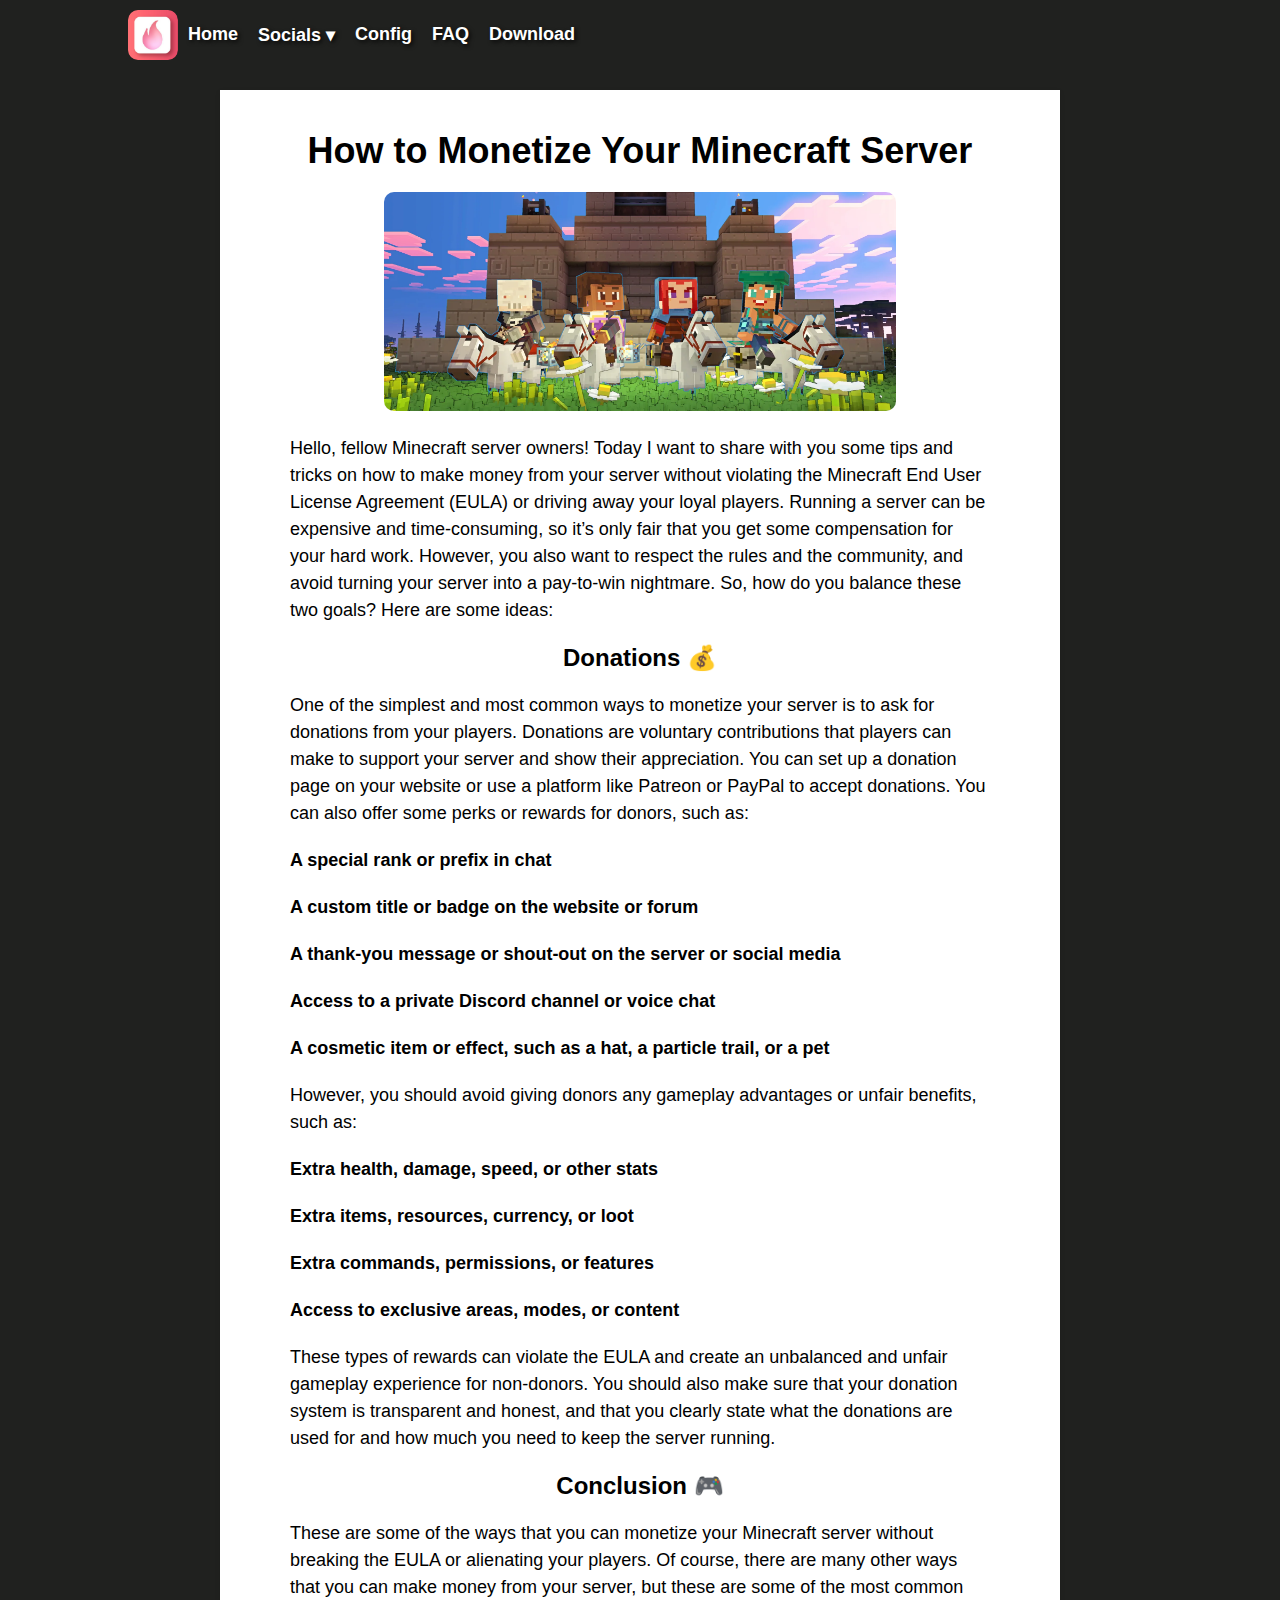
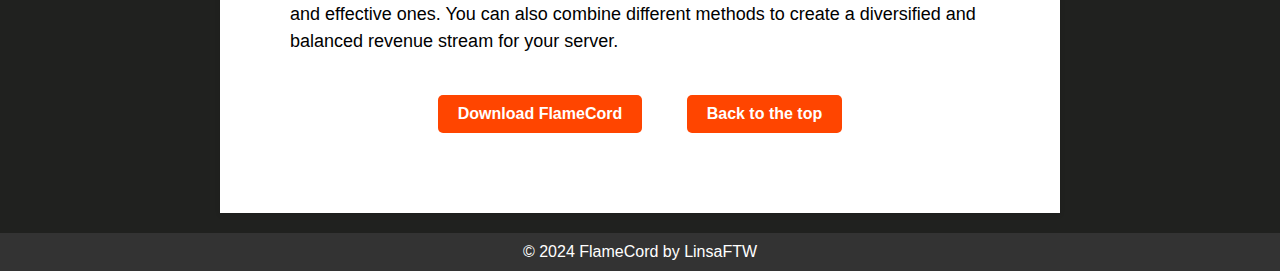
<file: article4.html>
<!DOCTYPE html>
<html lang="en">
<head>
    <meta charset="UTF-8">
    <meta name="viewport" content="width=device-width, initial-scale=1.0">
    <title>How to Monetize Your Minecraft Server - FlameCord</title>
    <link rel="stylesheet" href="styles.css">
    <link rel="icon" type="image/x-icon" href="images/favicon.png">
    <meta name="description" content="Cash in on your Minecraft server the right way! Learn how to monetize without upsetting your players or breaching the EULA.">

    <link rel="stylesheet" href="https://cdnjs.cloudflare.com/ajax/libs/font-awesome/5.15.1/css/all.min.css">
    
    <script defer src="./elements/navbar.js" lang="javascript"></script>
    <link rel="stylesheet" href="elements/navbar.css">
</head>
<body>
    <nav-bar></nav-bar>

    <main>
        <section class="article">
            <h1>How to Monetize Your Minecraft Server</h1>

            <img src="images/mc-wall4.webp" alt="Minecraft Wallpaper"> <!-- Replace with your article image -->
    
            <p>Hello, fellow Minecraft server owners! Today I want to share with you some tips and tricks on how to make money from your server without violating the Minecraft End User License Agreement (EULA) or driving away your loyal players. Running a server can be expensive and time-consuming, so it’s only fair that you get some compensation for your hard work. However, you also want to respect the rules and the community, and avoid turning your server into a pay-to-win nightmare. So, how do you balance these two goals? Here are some ideas:</p>
    
            <h2>Donations 💰</h2>
    
            <p>One of the simplest and most common ways to monetize your server is to ask for donations from your players. Donations are voluntary contributions that players can make to support your server and show their appreciation. You can set up a donation page on your website or use a platform like Patreon or PayPal to accept donations. You can also offer some perks or rewards for donors, such as:</p>
    
            <p><strong>A special rank or prefix in chat</strong></p>
            <p><strong>A custom title or badge on the website or forum</strong></p>
            <p><strong>A thank-you message or shout-out on the server or social media</strong></p>
            <p><strong>Access to a private Discord channel or voice chat</strong></p>
            <p><strong>A cosmetic item or effect, such as a hat, a particle trail, or a pet</strong></p>
    
            <p>However, you should avoid giving donors any gameplay advantages or unfair benefits, such as:</p>
    
            <p><strong>Extra health, damage, speed, or other stats</strong></p>
            <p><strong>Extra items, resources, currency, or loot</strong></p>
            <p><strong>Extra commands, permissions, or features</strong></p>
            <p><strong>Access to exclusive areas, modes, or content</strong></p>
    
            <p>These types of rewards can violate the EULA and create an unbalanced and unfair gameplay experience for non-donors. You should also make sure that your donation system is transparent and honest, and that you clearly state what the donations are used for and how much you need to keep the server running.</p>
    
            <h2>Conclusion 🎮</h2>
    
            <p>These are some of the ways that you can monetize your Minecraft server without breaking the EULA or alienating your players. Of course, there are many other ways that you can make money from your server, but these are some of the most common and effective ones. You can also combine different methods to create a diversified and balanced revenue stream for your server.</p>
        
            <a href="https://builtbybit.com/resources/flamecord-ultimate-antibot-solution.13492/" class="cta-button" target="_blank">Download FlameCord</a>
            <a href="#nav" id="goToTopButton" class="cta-button" title="Go backend to the top">Back to the top</a>
        </article>
    </main>

    <footer>
        <p>&copy; 2024 FlameCord by LinsaFTW</p>
    </footer>
</body>
</html>
</file>
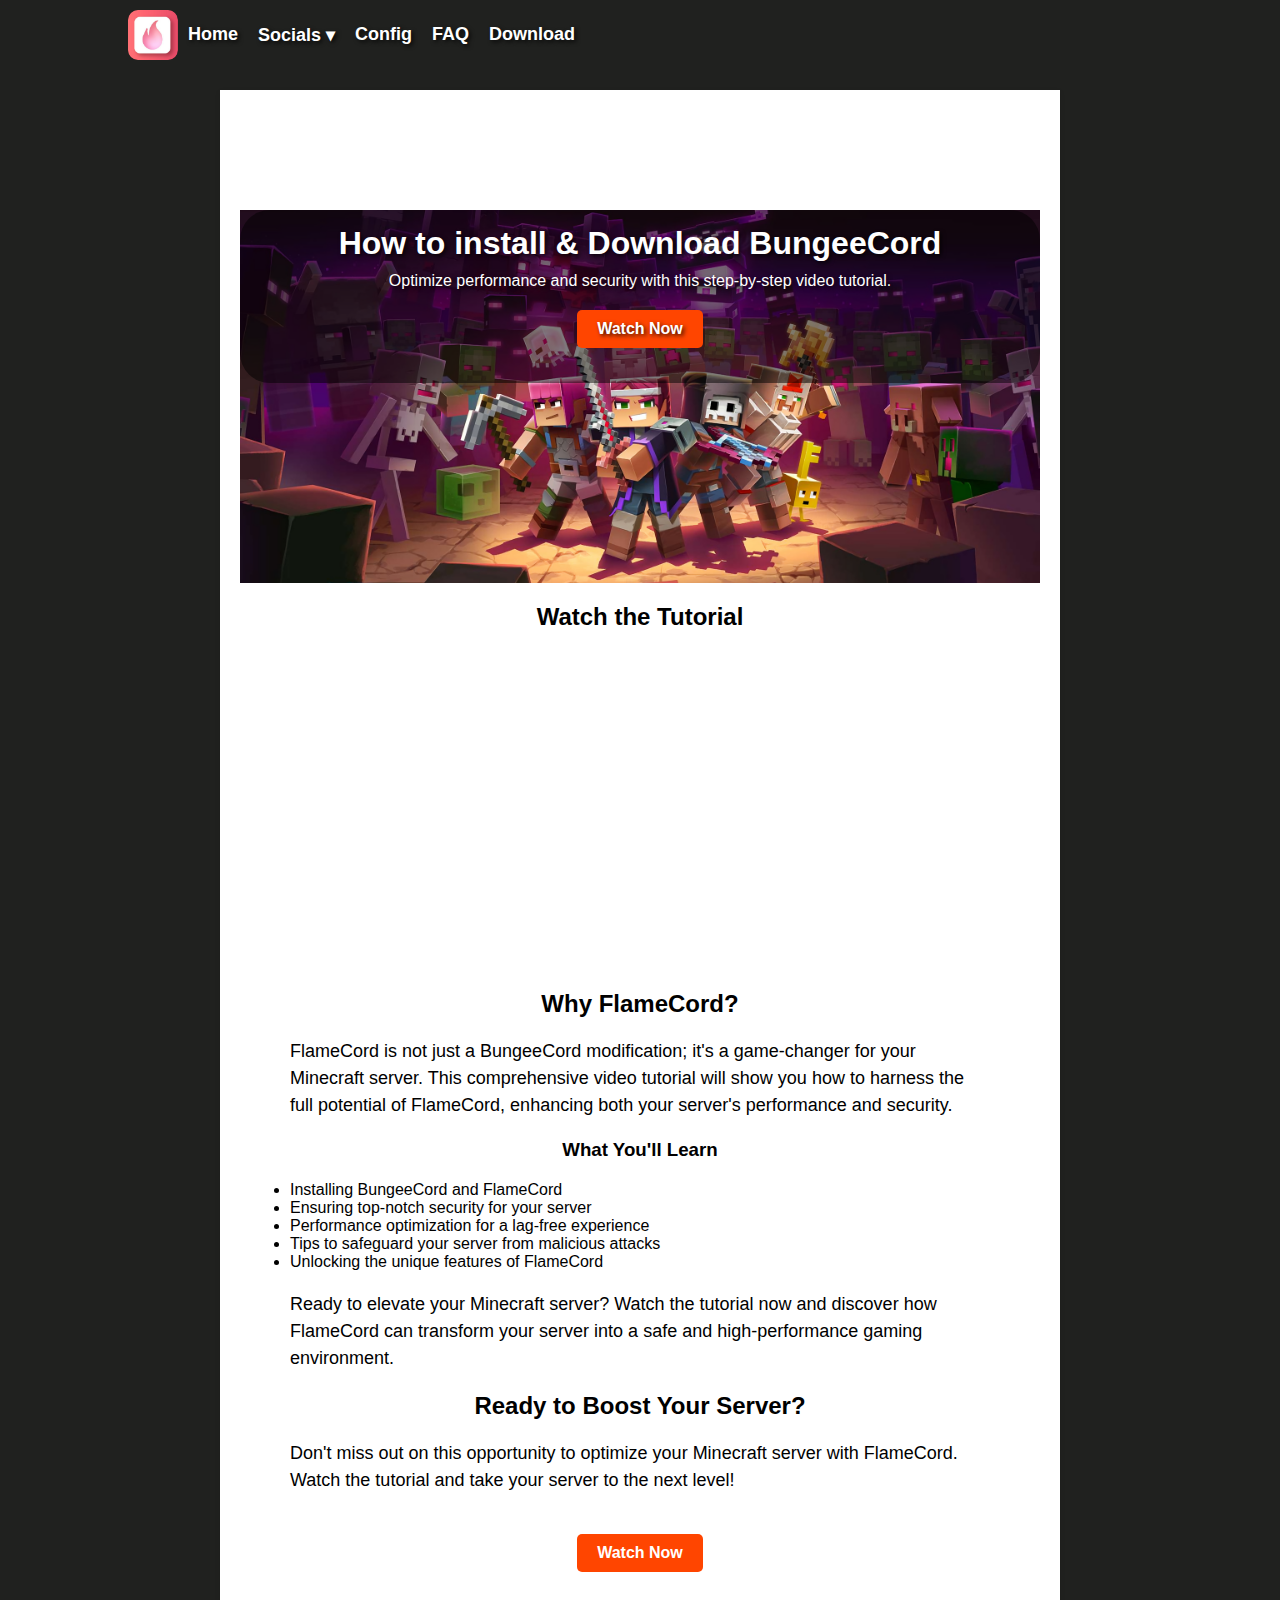
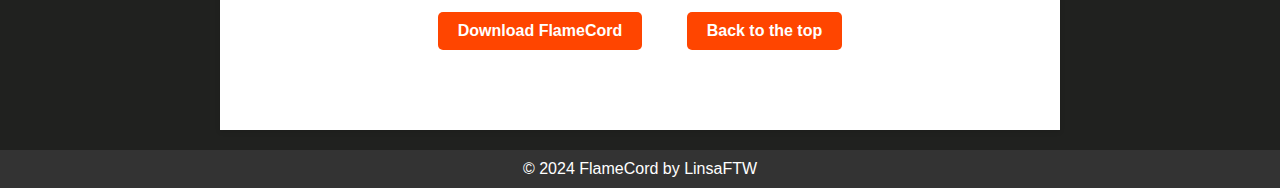
<file: article5.html>
<!DOCTYPE html>
<html lang="en">
<head>
    <meta charset="UTF-8">
    <meta name="viewport" content="width=device-width, initial-scale=1.0">
    <title>How to install & Download BungeeCord - FlameCord</title>
    <link rel="stylesheet" href="styles.css">
    <link rel="icon" type="image/x-icon" href="images/favicon.png">
    <meta name="description" content="Optimize performance and security with this step-by-step video tutorial on FlameCord. Elevate your server's gaming experience today!">

    <link rel="stylesheet" href="https://cdnjs.cloudflare.com/ajax/libs/font-awesome/5.15.1/css/all.min.css">
    
    <script defer src="./elements/navbar.js" lang="javascript"></script>
    <link rel="stylesheet" href="elements/navbar.css">
</head>
<body>
    <nav-bar></nav-bar>

    <main>
        <section class="hero">
            <div class="hero-content">
                <h1>How to install & Download BungeeCord</h1>
                <p>Optimize performance and security with this step-by-step video tutorial.</p>
                <a href="#watch-video" class="cta-button">Watch Now</a>
            </div>
        </section>
    
        <section class="article">
            <section id="watch-video" class="video">
                <h2>Watch the Tutorial</h2>
                <div class="video-container">
                    <iframe width="560" height="315" src="https://www.youtube.com/embed/f4HxSVEHvbY?si=SxaQIsX-BYvIhLnH" title="YouTube video player" frameborder="0" allow="accelerometer; autoplay; clipboard-write; encrypted-media; gyroscope; picture-in-picture; web-share" allowfullscreen></iframe>
                </div>
            </section>

            <h2>Why FlameCord?</h2>
            <p>FlameCord is not just a BungeeCord modification; it's a game-changer for your Minecraft server. This comprehensive video tutorial will show you how to harness the full potential of FlameCord, enhancing both your server's performance and security.</p>
    
            <h3>What You'll Learn</h3>
            <ul>
                <li>Installing BungeeCord and FlameCord</li>
                <li>Ensuring top-notch security for your server</li>
                <li>Performance optimization for a lag-free experience</li>
                <li>Tips to safeguard your server from malicious attacks</li>
                <li>Unlocking the unique features of FlameCord</li>
            </ul>
    
            <p>Ready to elevate your Minecraft server? Watch the tutorial now and discover how FlameCord can transform your server into a safe and high-performance gaming environment.</p>
    
            <section class="cta">
                <div class="cta-content">
                    <h2>Ready to Boost Your Server?</h2>
                    <p>Don't miss out on this opportunity to optimize your Minecraft server with FlameCord. Watch the tutorial and take your server to the next level!</p>
                    <a href="#watch-video" class="cta-button">Watch Now</a>
                </div>
            </section>
            <a href="https://builtbybit.com/resources/flamecord-ultimate-antibot-solution.13492/" class="cta-button" target="_blank">Download FlameCord</a>
            <a href="#nav" id="goToTopButton" class="cta-button" title="Go backend to the top">Back to the top</a>
        </section>
    </main>

    <footer>
        <p>&copy; 2024 FlameCord by LinsaFTW</p>
    </footer>
</body>
</html>
</file>
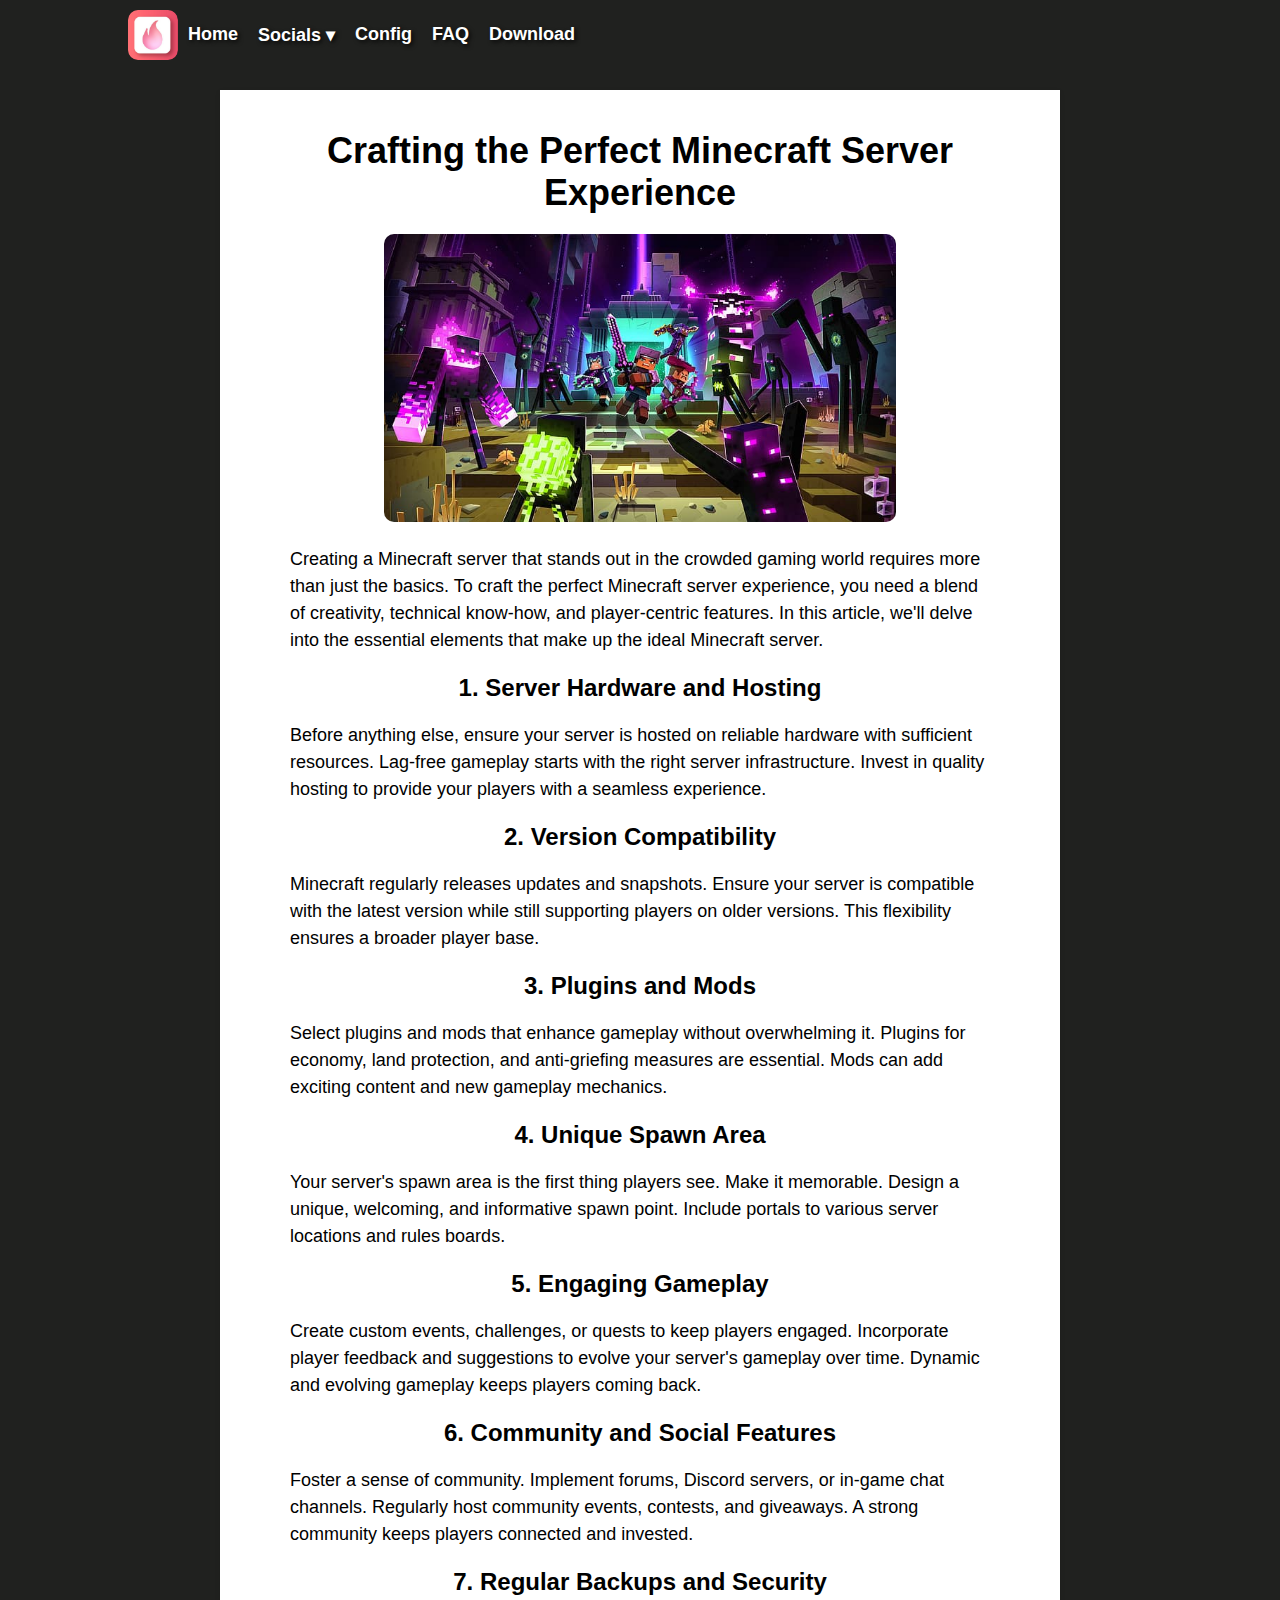
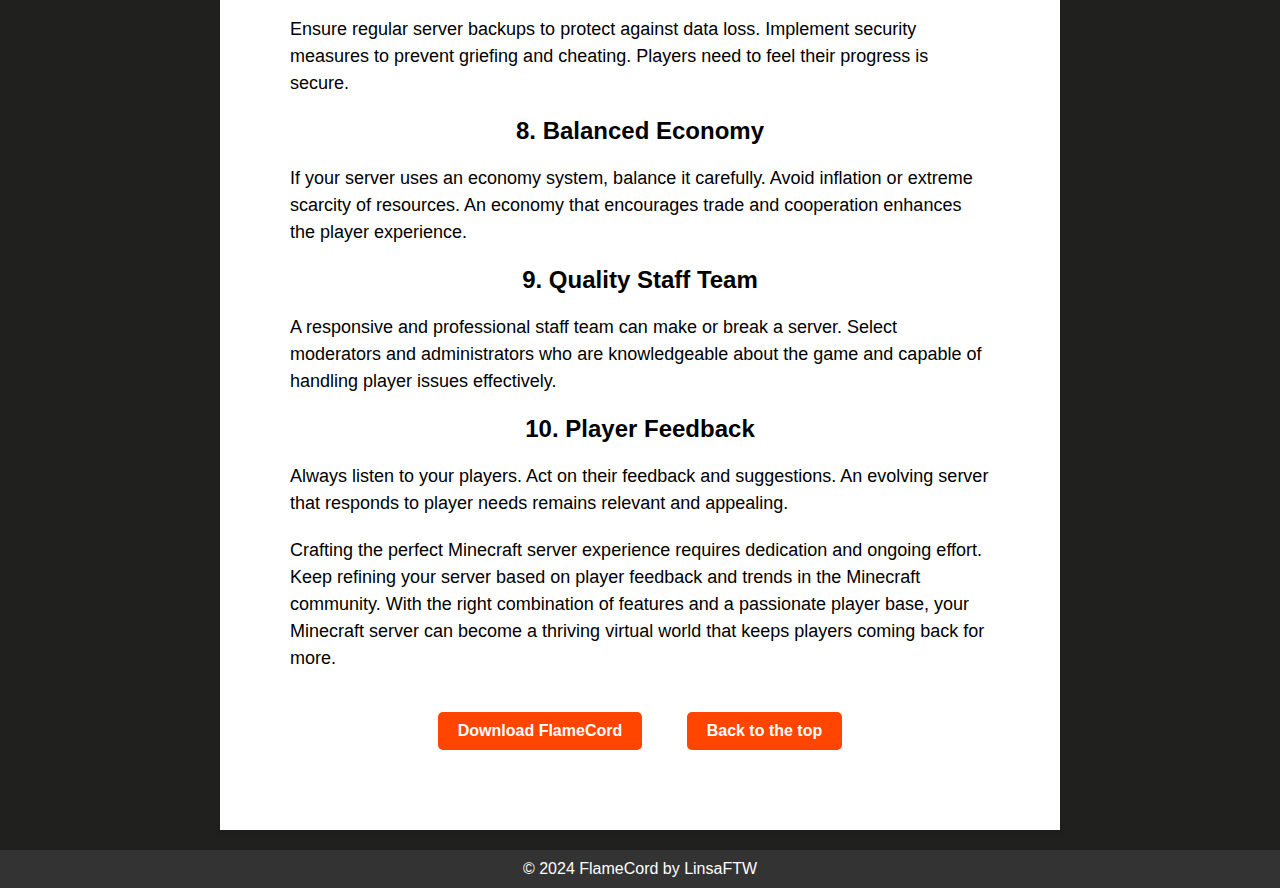
<file: article6.html>
<!DOCTYPE html>
<html lang="en">
<head>
    <meta charset="UTF-8">
    <meta name="viewport" content="width=device-width, initial-scale=1.0">
    <title>Crafting the Perfect Minecraft Server Experience - FlameCord</title>
    <link rel="stylesheet" href="styles.css">
    <link rel="icon" type="image/x-icon" href="images/favicon.png">
    <meta name="description" content="Optimize performance and security with this step-by-step video tutorial on FlameCord. Elevate your server's gaming experience today!">

    <link rel="stylesheet" href="https://cdnjs.cloudflare.com/ajax/libs/font-awesome/5.15.1/css/all.min.css">
    
    <script defer src="./elements/navbar.js" lang="javascript"></script>
    <link rel="stylesheet" href="elements/navbar.css">
</head>
<body>
    <nav-bar></nav-bar>

    <main>
        <section class="article">
            <h1>Crafting the Perfect Minecraft Server Experience</h1>

            <img src="images/mc-wall6.jpg" alt="Minecraft Wallpaper"> <!-- Replace with your article image -->

            <p>Creating a Minecraft server that stands out in the crowded gaming world requires more than just the basics. To craft the perfect Minecraft server experience, you need a blend of creativity, technical know-how, and player-centric features. In this article, we'll delve into the essential elements that make up the ideal Minecraft server.</p>
    
            <h2>1. Server Hardware and Hosting</h2>
            <p>Before anything else, ensure your server is hosted on reliable hardware with sufficient resources. Lag-free gameplay starts with the right server infrastructure. Invest in quality hosting to provide your players with a seamless experience.</p>

            <h2>2. Version Compatibility</h2>
            <p>Minecraft regularly releases updates and snapshots. Ensure your server is compatible with the latest version while still supporting players on older versions. This flexibility ensures a broader player base.</p>

            <h2>3. Plugins and Mods</h2>
            <p>Select plugins and mods that enhance gameplay without overwhelming it. Plugins for economy, land protection, and anti-griefing measures are essential. Mods can add exciting content and new gameplay mechanics.</p>

            <h2>4. Unique Spawn Area</h2>
            <p>Your server's spawn area is the first thing players see. Make it memorable. Design a unique, welcoming, and informative spawn point. Include portals to various server locations and rules boards.</p>

            <h2>5. Engaging Gameplay</h2>
            <p>Create custom events, challenges, or quests to keep players engaged. Incorporate player feedback and suggestions to evolve your server's gameplay over time. Dynamic and evolving gameplay keeps players coming back.</p>

            <h2>6. Community and Social Features</h2>
            <p>Foster a sense of community. Implement forums, Discord servers, or in-game chat channels. Regularly host community events, contests, and giveaways. A strong community keeps players connected and invested.</p>

            <h2>7. Regular Backups and Security</h2>
            <p>Ensure regular server backups to protect against data loss. Implement security measures to prevent griefing and cheating. Players need to feel their progress is secure.</p>

            <h2>8. Balanced Economy</h2>
            <p>If your server uses an economy system, balance it carefully. Avoid inflation or extreme scarcity of resources. An economy that encourages trade and cooperation enhances the player experience.</p>

            <h2>9. Quality Staff Team</h2>
            <p>A responsive and professional staff team can make or break a server. Select moderators and administrators who are knowledgeable about the game and capable of handling player issues effectively.</p>

            <h2>10. Player Feedback</h2>
            <p>Always listen to your players. Act on their feedback and suggestions. An evolving server that responds to player needs remains relevant and appealing.</p>

            <p>Crafting the perfect Minecraft server experience requires dedication and ongoing effort. Keep refining your server based on player feedback and trends in the Minecraft community. With the right combination of features and a passionate player base, your Minecraft server can become a thriving virtual world that keeps players coming back for more.</p>

            <a href="https://builtbybit.com/resources/flamecord-ultimate-antibot-solution.13492/" class="cta-button" target="_blank">Download FlameCord</a>
            <a href="#nav" id="goToTopButton" class="cta-button" title="Go backend to the top">Back to the top</a>
        </section>
    </main>

    <footer>
        <p>&copy; 2024 FlameCord by LinsaFTW</p>
    </footer>
</body>
</html>
</file>
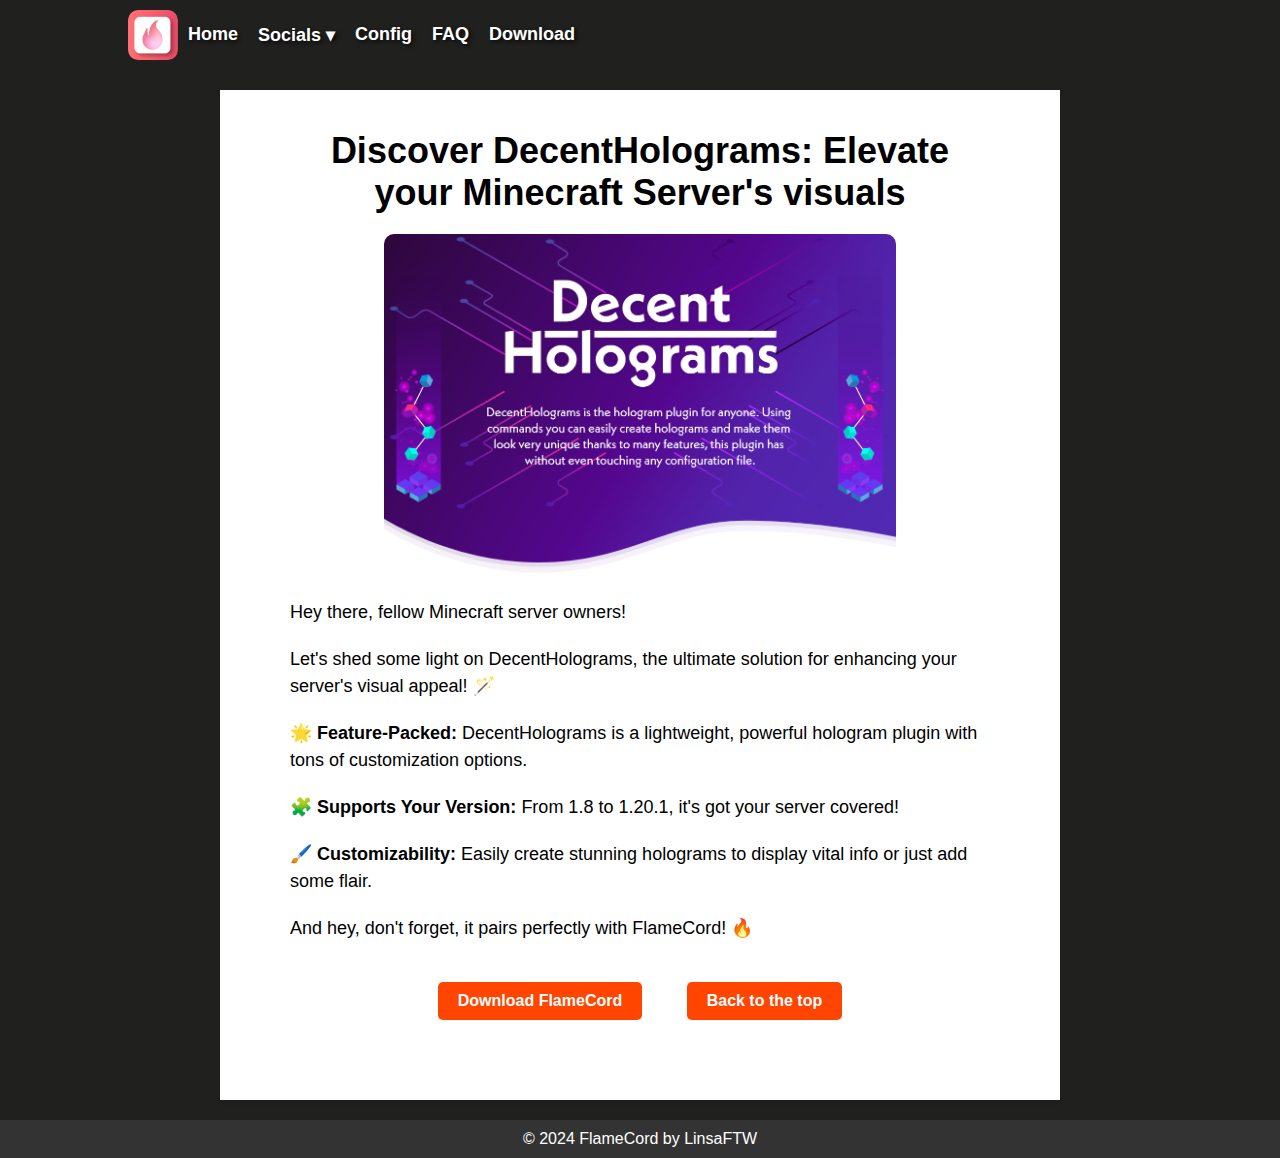
<file: article7.html>
<!DOCTYPE html>
<html lang="en">
<head>
    <meta charset="UTF-8">
    <meta name="viewport" content="width=device-width, initial-scale=1.0">
    <title>Discover DecentHolograms - FlameCord</title>
    <link rel="stylesheet" href="styles.css">
    <link rel="icon" type="image/x-icon" href="images/favicon.png">
    <meta name="description" content="Discover DecentHolograms, the ultimate plugin to create holograms in your Minecraft server!">

    <link rel="stylesheet" href="https://cdnjs.cloudflare.com/ajax/libs/font-awesome/5.15.1/css/all.min.css">
    
    <script defer src="./elements/navbar.js" lang="javascript"></script>
    <link rel="stylesheet" href="elements/navbar.css">
</head>
<body>
    <nav-bar></nav-bar>

    <main>
        <section class="article">
            <h1>Discover DecentHolograms: Elevate your Minecraft Server's visuals</h1>

            <img src="images/decentholograms.png" alt="Minecraft Wallpaper"> <!-- Replace with your article image -->

            <p>Hey there, fellow Minecraft server owners!</p>
    
            <p>Let's shed some light on DecentHolograms, the ultimate solution for enhancing your server's visual appeal! 🪄</p>

            <p><b>🌟 Feature-Packed:</b> DecentHolograms is a lightweight, powerful hologram plugin with tons of customization options.</p>

            <p><b>🧩 Supports Your Version:</b> From 1.8 to 1.20.1, it's got your server covered!</p>

            <p><b>🖌️ Customizability:</b> Easily create stunning holograms to display vital info or just add some flair.</p>

            <p>And hey, don't forget, it pairs perfectly with FlameCord! 🔥</p>

            <a href="https://builtbybit.com/resources/flamecord-ultimate-antibot-solution.13492/" class="cta-button" target="_blank">Download FlameCord</a>
            <a href="#nav" id="goToTopButton" class="cta-button" title="Go backend to the top">Back to the top</a>
        </section>
    </main>

    <footer>
        <p>&copy; 2024 FlameCord by LinsaFTW</p>
    </footer>
</body>
</html>
</file>
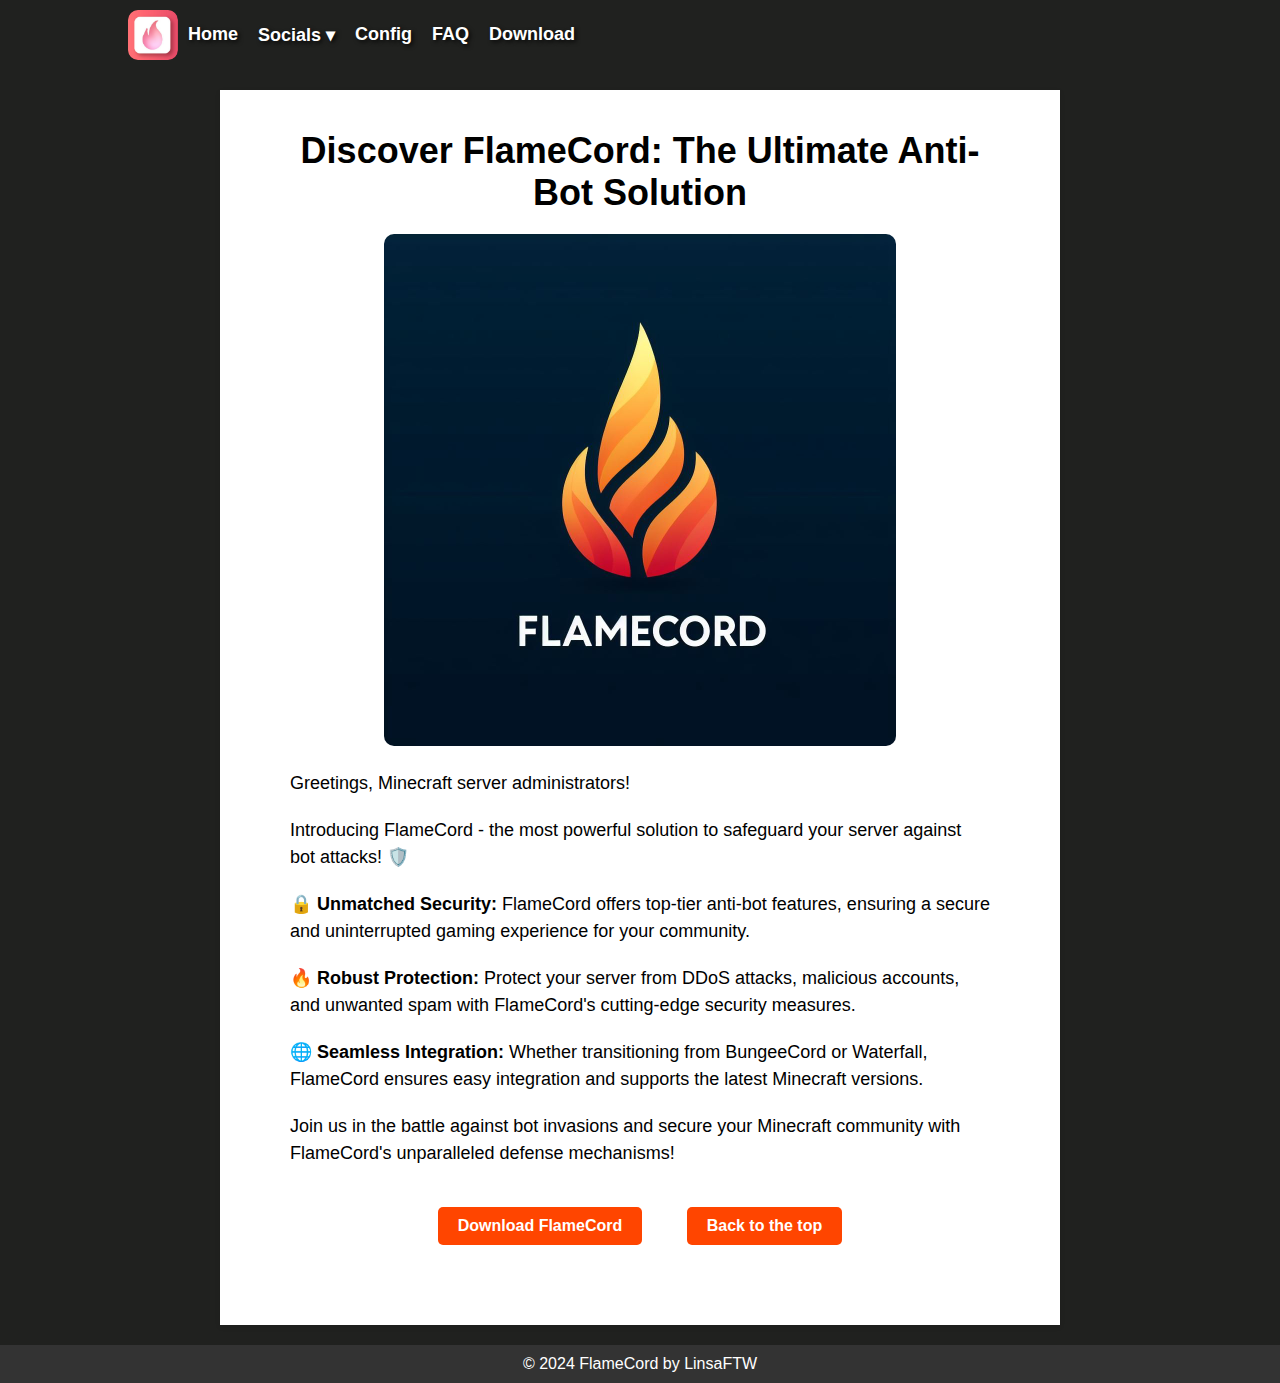
<file: article8.html>
<!DOCTYPE html>
<html lang="en">
<head>
    <meta charset="UTF-8">
    <meta name="viewport" content="width=device-width, initial-scale=1.0">
    <title>Discover FlameCord - The Best Anti-Bot Solution</title>
    <link rel="stylesheet" href="styles.css">
    <link rel="icon" type="image/x-icon" href="images/favicon.png">
    <meta name="description" content="Discover FlameCord, the ultimate anti-bot solution for your Minecraft server!">

    <link rel="stylesheet" href="https://cdnjs.cloudflare.com/ajax/libs/font-awesome/5.15.1/css/all.min.css">
    
    <script defer src="./elements/navbar.js" lang="javascript"></script>
    <link rel="stylesheet" href="elements/navbar.css">
</head>
<body>
    <nav-bar></nav-bar>

    <main>
        <section class="article">
            <h1>Discover FlameCord: The Ultimate Anti-Bot Solution</h1>

            <img src="images/article-8-image.jpg" alt="FlameCord Logo">

            <p>Greetings, Minecraft server administrators!</p>
    
            <p>Introducing FlameCord - the most powerful solution to safeguard your server against bot attacks! 🛡️</p>

            <p><b>🔒 Unmatched Security:</b> FlameCord offers top-tier anti-bot features, ensuring a secure and uninterrupted gaming experience for your community.</p>

            <p><b>🔥 Robust Protection:</b> Protect your server from DDoS attacks, malicious accounts, and unwanted spam with FlameCord's cutting-edge security measures.</p>

            <p><b>🌐 Seamless Integration:</b> Whether transitioning from BungeeCord or Waterfall, FlameCord ensures easy integration and supports the latest Minecraft versions.</p>

            <p>Join us in the battle against bot invasions and secure your Minecraft community with FlameCord's unparalleled defense mechanisms!</p>

            <a href="https://builtbybit.com/resources/flamecord-ultimate-antibot-solution.13492/" class="cta-button" target="_blank">Download FlameCord</a>
            <a href="#nav" id="goToTopButton" class="cta-button" title="Go backend to the top">Back to the top</a>
        </section>
    </main>

    <footer>
        <p>&copy; 2024 FlameCord by LinsaFTW</p>
    </footer>
</body>
</html>
</file>
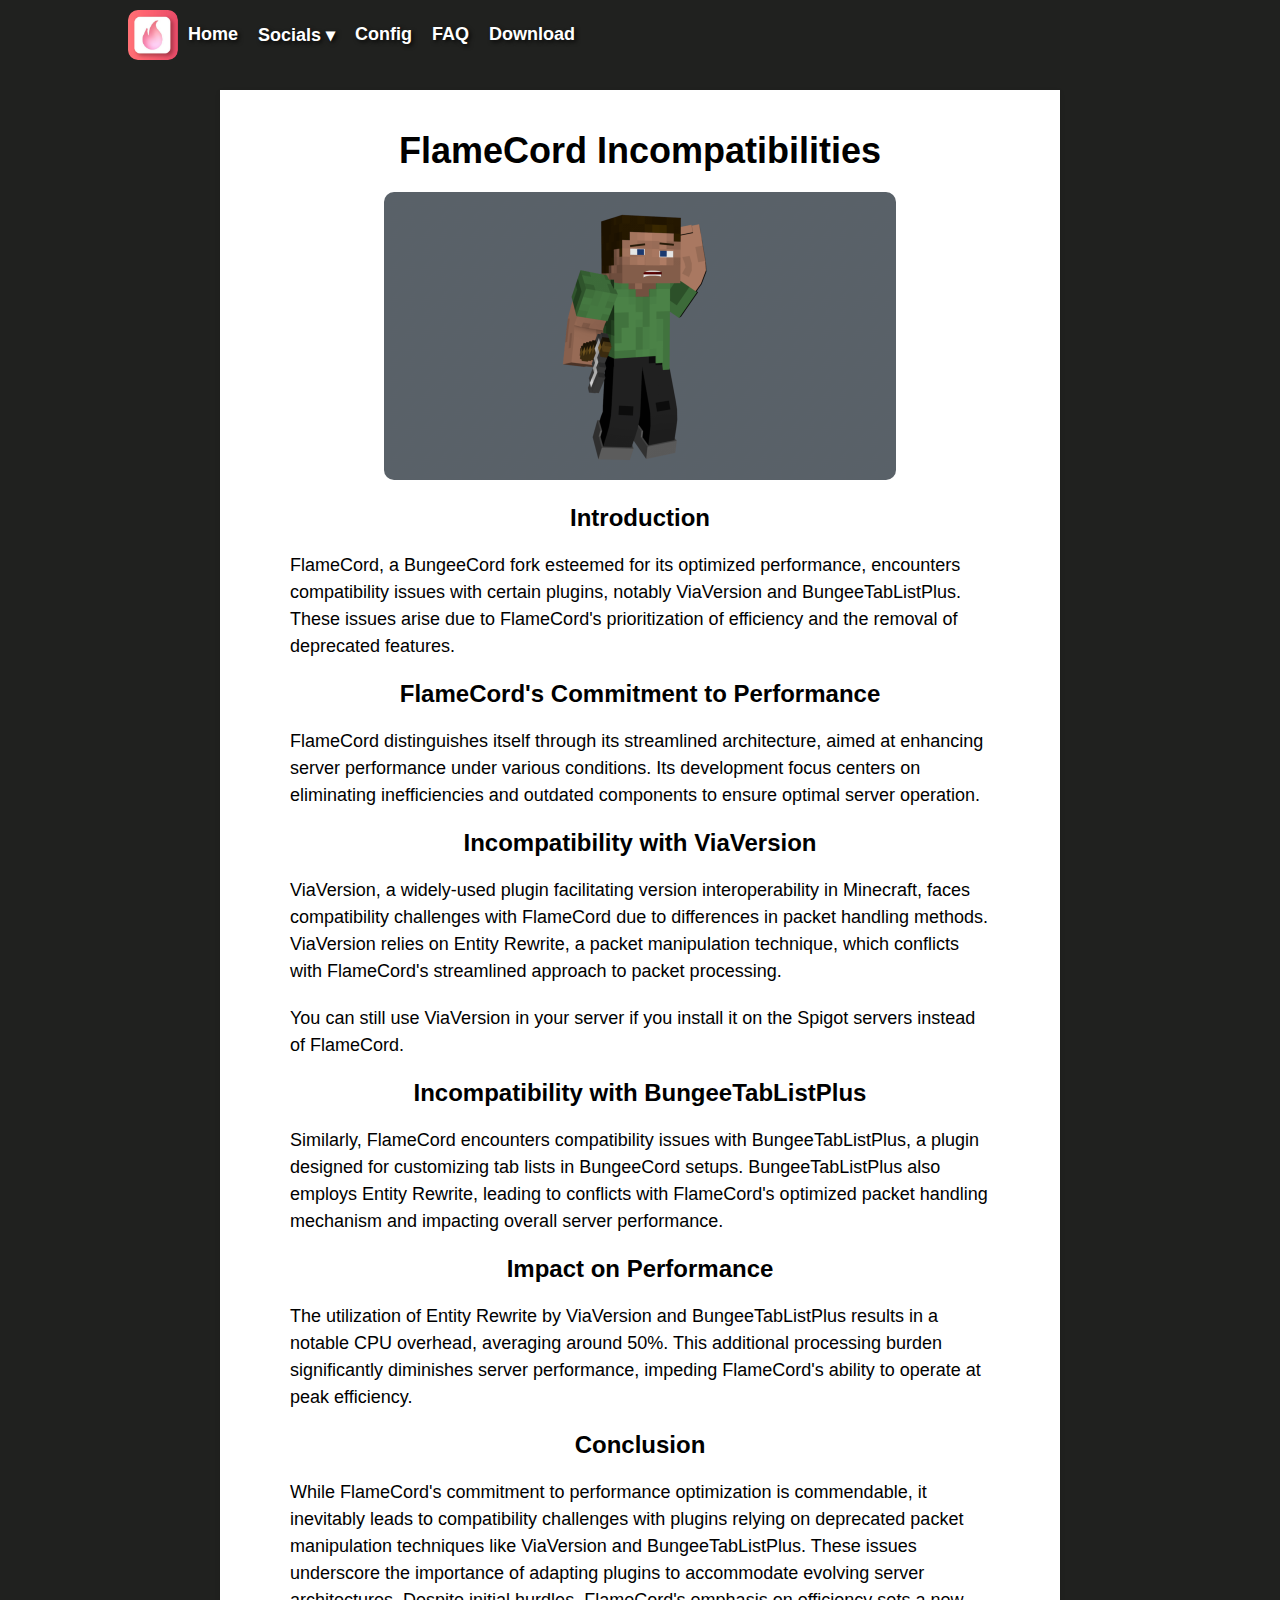
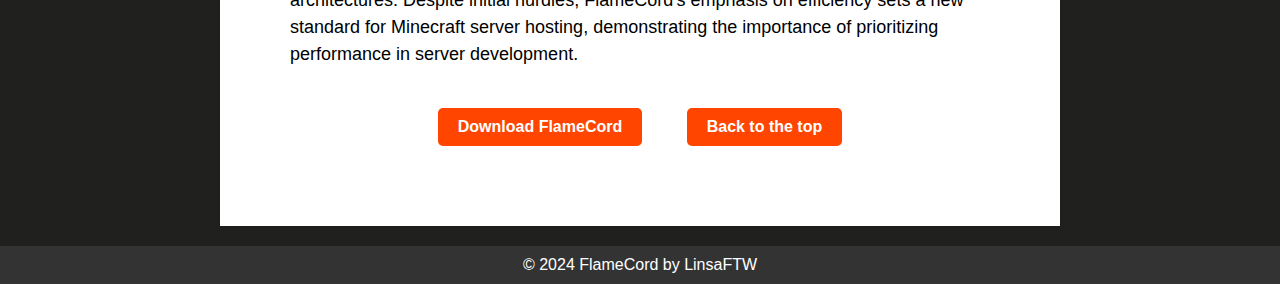
<file: article9.html>
<!DOCTYPE html>
<html lang="en">
<head>
    <meta charset="UTF-8">
    <meta name="viewport" content="width=device-width, initial-scale=1.0">
    <title>FlameCord Incompatibilities</title>
    <link rel="stylesheet" href="styles.css">
    <link rel="icon" type="image/x-icon" href="images/favicon.png">
    <meta name="description" content="FlameCord, a BungeeCord fork esteemed for its optimized performance, encounters compatibility issues with certain plugins, notably ViaVersion and BungeeTabListPlus. These issues arise due to FlameCord's prioritization of efficiency and the removal of deprecated features.">

    <link rel="stylesheet" href="https://cdnjs.cloudflare.com/ajax/libs/font-awesome/5.15.1/css/all.min.css">
    
    <script defer src="./elements/navbar.js" lang="javascript"></script>
    <link rel="stylesheet" href="elements/navbar.css">
</head>
<body>
    <nav-bar></nav-bar>

    <main>
        <section class="article">
            <h1>FlameCord Incompatibilities</h1>

            <img src="images/article-9-image.png" alt="FlameCord Incompatibilities">

            <h2>Introduction</h2>
            <p>FlameCord, a BungeeCord fork esteemed for its optimized performance, encounters compatibility issues with certain plugins, notably ViaVersion and BungeeTabListPlus. These issues arise due to FlameCord's prioritization of efficiency and the removal of deprecated features.</p>

            <h2>FlameCord's Commitment to Performance</h2>
            <p>FlameCord distinguishes itself through its streamlined architecture, aimed at enhancing server performance under various conditions. Its development focus centers on eliminating inefficiencies and outdated components to ensure optimal server operation.</p>

            <h2>Incompatibility with ViaVersion</h2>
            <p>ViaVersion, a widely-used plugin facilitating version interoperability in Minecraft, faces compatibility challenges with FlameCord due to differences in packet handling methods. ViaVersion relies on Entity Rewrite, a packet manipulation technique, which conflicts with FlameCord's streamlined approach to packet processing.</p>
            <p>You can still use ViaVersion in your server if you install it on the Spigot servers instead of FlameCord.</p>

            <h2>Incompatibility with BungeeTabListPlus</h2>
            <p>Similarly, FlameCord encounters compatibility issues with BungeeTabListPlus, a plugin designed for customizing tab lists in BungeeCord setups. BungeeTabListPlus also employs Entity Rewrite, leading to conflicts with FlameCord's optimized packet handling mechanism and impacting overall server performance.</p>

            <h2>Impact on Performance</h2>
            <p>The utilization of Entity Rewrite by ViaVersion and BungeeTabListPlus results in a notable CPU overhead, averaging around 50%. This additional processing burden significantly diminishes server performance, impeding FlameCord's ability to operate at peak efficiency.</p>

            <h2>Conclusion</h2>
            <p>While FlameCord's commitment to performance optimization is commendable, it inevitably leads to compatibility challenges with plugins relying on deprecated packet manipulation techniques like ViaVersion and BungeeTabListPlus. These issues underscore the importance of adapting plugins to accommodate evolving server architectures. Despite initial hurdles, FlameCord's emphasis on efficiency sets a new standard for Minecraft server hosting, demonstrating the importance of prioritizing performance in server development.</p>

            <a href="https://builtbybit.com/resources/flamecord-ultimate-antibot-solution.13492/" class="cta-button" target="_blank">Download FlameCord</a>
            <a href="#nav" id="goToTopButton" class="cta-button" title="Go backend to the top">Back to the top</a>
        </section>
    </main>

    <footer>
        <p>&copy; 2024 FlameCord by LinsaFTW</p>
    </footer>
</body>
</html>
</file>
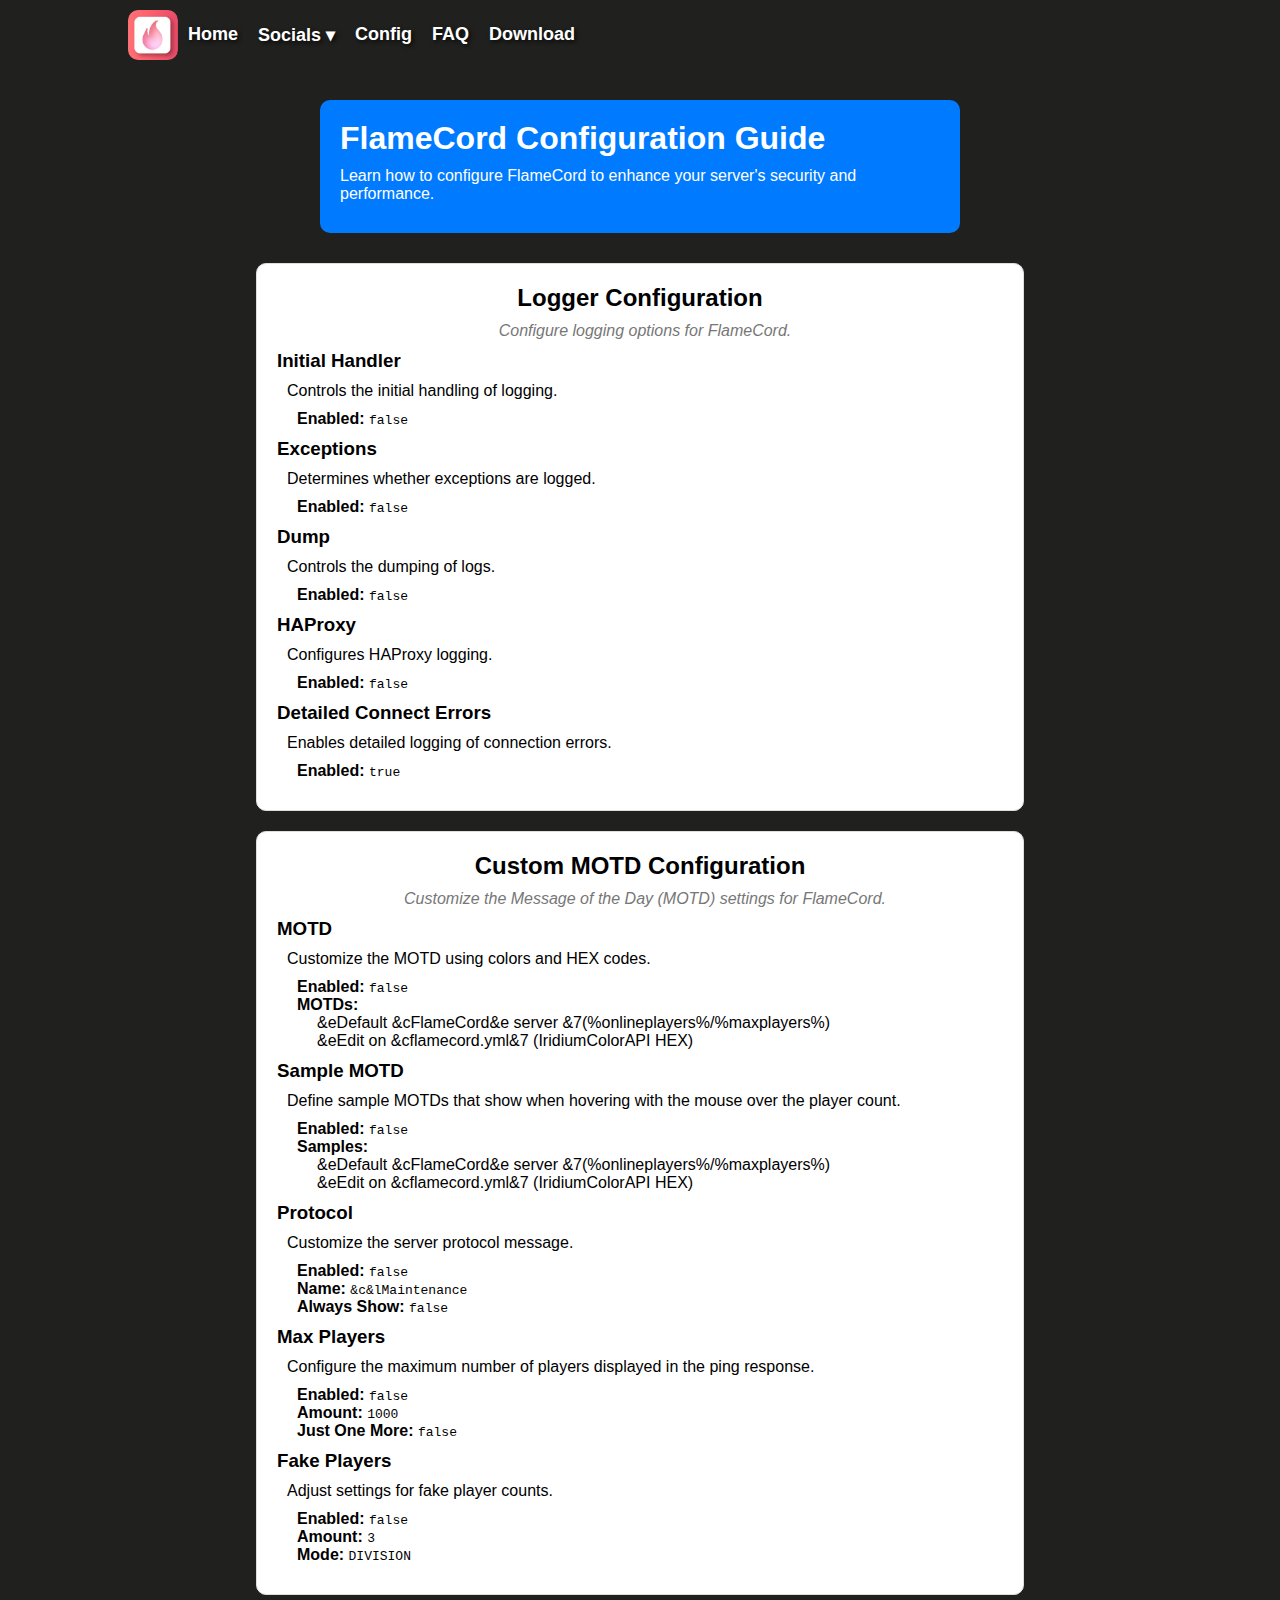
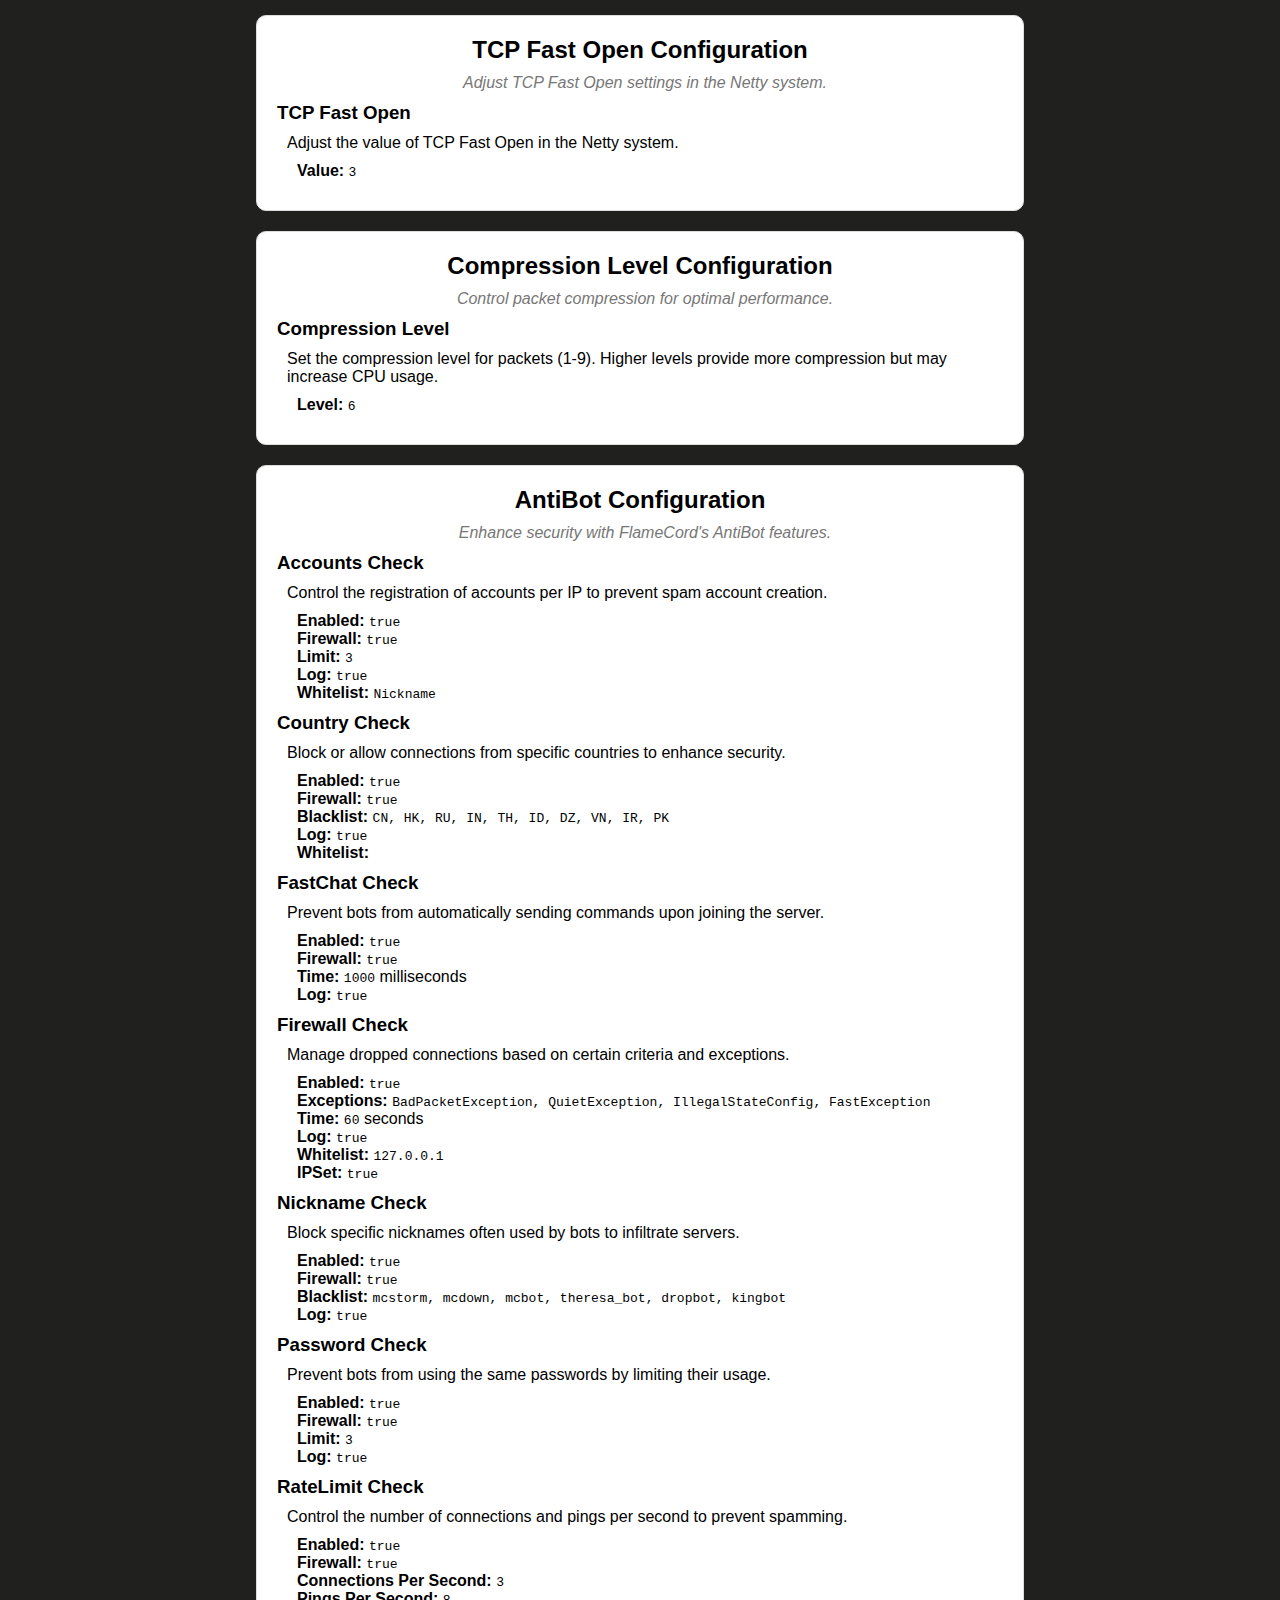
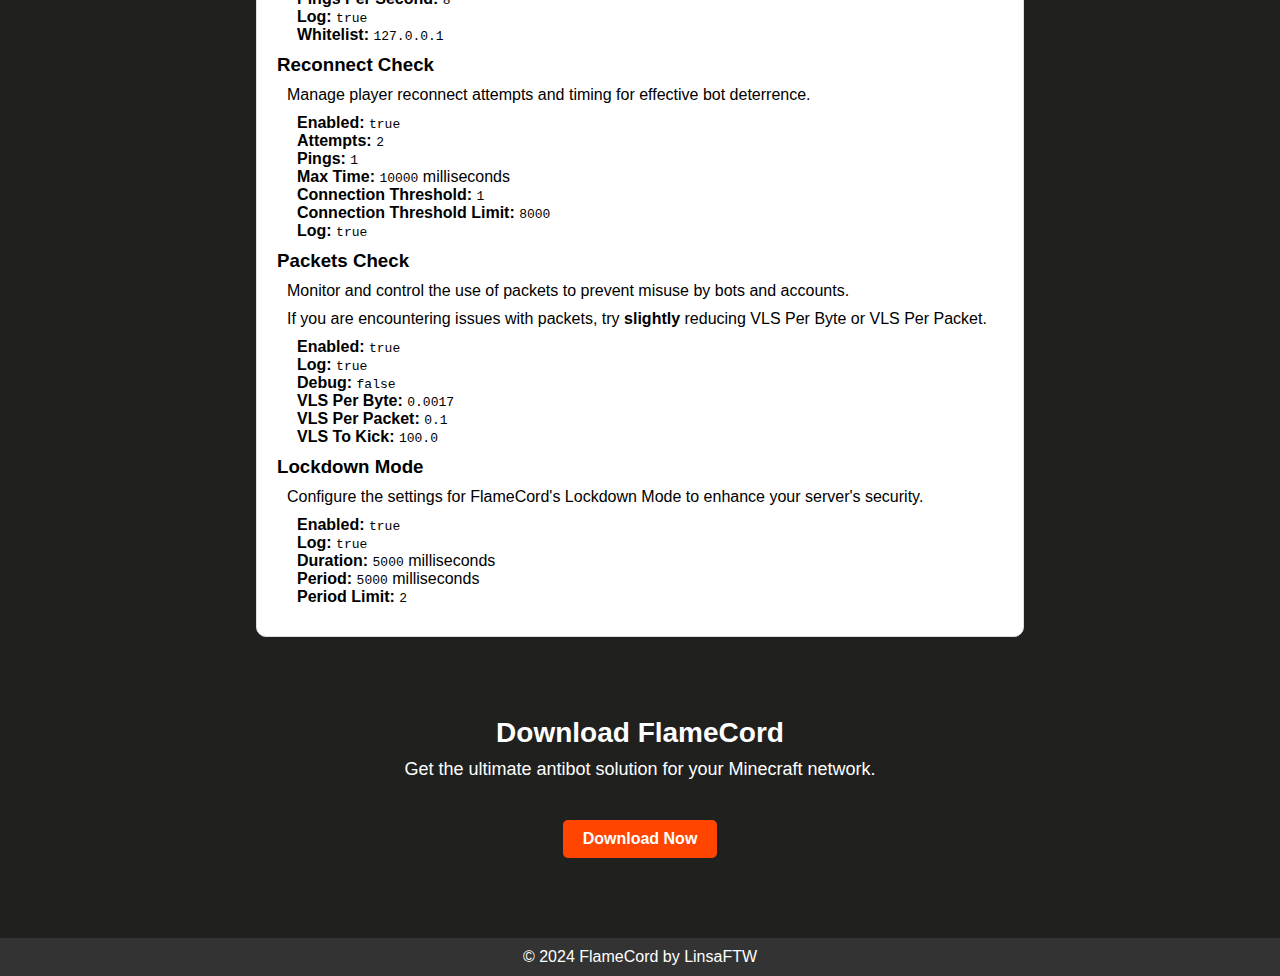
<file: config.html>
<!DOCTYPE html>
<html lang="en">
<head>
    <meta charset="UTF-8">
    <meta name="viewport" content="width=device-width, initial-scale=1.0">
    <title>Configuration Guide - FlameCord</title>
    <link rel="stylesheet" href="styles.css">
    <link rel="icon" type="image/x-icon" href="images/favicon.png">
    <meta name="description" content="Learn about FlameCord's configuration guide to customize your server to the max.">
    <meta property='og:title' content='FlameCord - Configuration Guide' />
    <meta property='og:image' content='https://flamecord.com/images/banner.webp' />
    <meta property='og:description' content="Learn about FlameCord's configuration guide to customize your server to the max." />
    <meta property='og:url' content='https://flamecord.com/' />
    <meta property='og:image:width' content='1280' />
    <meta property='og:image:height' content='720' />

    <link rel="stylesheet" href="https://cdnjs.cloudflare.com/ajax/libs/font-awesome/5.15.1/css/all.min.css">
    
    <script defer src="./elements/navbar.js" lang="javascript"></script>
    <link rel="stylesheet" href="elements/navbar.css">
</head>
<body>
    <nav-bar></nav-bar>

    <section id="configuration-guide" class="guide-section">
        <h1>FlameCord Configuration Guide</h1>
        <p>Learn how to configure FlameCord to enhance your server's security and performance.</p>
    </section>

    <section id="logger" class="config-section">
        <h2 class="section-title">Logger Configuration</h2>
        <p class="section-description">Configure logging options for FlameCord.</p>
        
        <!-- Initial Handler -->
        <div class="config-subsection">
            <h3>Initial Handler</h3>
            <p>Controls the initial handling of logging.</p>
            <ul class="config-options">
                <li><strong>Enabled:</strong> <code>false</code></li>
            </ul>
        </div>
        
        <!-- Exceptions -->
        <div class="config-subsection">
            <h3>Exceptions</h3>
            <p>Determines whether exceptions are logged.</p>
            <ul class="config-options">
                <li><strong>Enabled:</strong> <code>false</code></li>
            </ul>
        </div>
        
        <!-- Dump -->
        <div class="config-subsection">
            <h3>Dump</h3>
            <p>Controls the dumping of logs.</p>
            <ul class="config-options">
                <li><strong>Enabled:</strong> <code>false</code></li>
            </ul>
        </div>
        
        <!-- HAProxy -->
        <div class="config-subsection">
            <h3>HAProxy</h3>
            <p>Configures HAProxy logging.</p>
            <ul class="config-options">
                <li><strong>Enabled:</strong> <code>false</code></li>
            </ul>
        </div>
        
        <!-- Detailed Connect Errors -->
        <div class="config-subsection">
            <h3>Detailed Connect Errors</h3>
            <p>Enables detailed logging of connection errors.</p>
            <ul class="config-options">
                <li><strong>Enabled:</strong> <code>true</code></li>
            </ul>
        </div>
    </section>

    <section id="custom-motd" class="config-section">
        <h2 class="section-title">Custom MOTD Configuration</h2>
        <p class="section-description">Customize the Message of the Day (MOTD) settings for FlameCord.</p>
        
        <!-- MOTD -->
        <div class="config-subsection">
            <h3>MOTD</h3>
            <p>Customize the MOTD using colors and HEX codes.</p>
            <ul class="config-options">
                <li><strong>Enabled:</strong> <code>false</code></li>
                <li>
                    <strong>MOTDs:</strong>
                    <ul>
                        <li>&eDefault &cFlameCord&e server &7(%onlineplayers%/%maxplayers%)</li>
                        <li>&eEdit on &cflamecord.yml&7 (IridiumColorAPI HEX)</li>
                    </ul>
                </li>
            </ul>
        </div>
        
        <!-- Sample MOTD -->
        <div class="config-subsection">
            <h3>Sample MOTD</h3>
            <p>Define sample MOTDs that show when hovering with the mouse over the player count.</p>
            <ul class="config-options">
                <li><strong>Enabled:</strong> <code>false</code></li>
                <li>
                    <strong>Samples:</strong>
                    <ul>
                        <li>&eDefault &cFlameCord&e server &7(%onlineplayers%/%maxplayers%)</li>
                        <li>&eEdit on &cflamecord.yml&7 (IridiumColorAPI HEX)</li>
                    </ul>
                </li>
            </ul>
        </div>
        
        <!-- Protocol -->
        <div class="config-subsection">
            <h3>Protocol</h3>
            <p>Customize the server protocol message.</p>
            <ul class="config-options">
                <li><strong>Enabled:</strong> <code>false</code></li>
                <li><strong>Name:</strong> <code>&c&lMaintenance</code></li>
                <li><strong>Always Show:</strong> <code>false</code></li>
            </ul>
        </div>
        
        <!-- Max Players -->
        <div class="config-subsection">
            <h3>Max Players</h3>
            <p>Configure the maximum number of players displayed in the ping response.</p>
            <ul class="config-options">
                <li><strong>Enabled:</strong> <code>false</code></li>
                <li><strong>Amount:</strong> <code>1000</code></li>
                <li><strong>Just One More:</strong> <code>false</code></li>
            </ul>
        </div>
        
        <!-- Fake Players -->
        <div class="config-subsection">
            <h3>Fake Players</h3>
            <p>Adjust settings for fake player counts.</p>
            <ul class="config-options">
                <li><strong>Enabled:</strong> <code>false</code></li>
                <li><strong>Amount:</strong> <code>3</code></li>
                <li><strong>Mode:</strong> <code>DIVISION</code></li>
            </ul>
        </div>
    </section>

    <section id="tcp-fast-open" class="config-section">
        <h2 class="section-title">TCP Fast Open Configuration</h2>
        <p class="section-description">Adjust TCP Fast Open settings in the Netty system.</p>

        <!-- TCP Fast Open -->
        <div class="config-subsection">
            <h3>TCP Fast Open</h3>
            <p>Adjust the value of TCP Fast Open in the Netty system.</p>
            <ul class="config-options">
                <li><strong>Value:</strong> <code>3</code></li>
            </ul>
        </div>
    </section>

    <section id="compression-level" class="config-section">
        <h2 class="section-title">Compression Level Configuration</h2>
        <p class="section-description">Control packet compression for optimal performance.</p>
        
        <!-- Compression Level -->
        <div class="config-subsection">
            <h3>Compression Level</h3>
            <p>Set the compression level for packets (1-9). Higher levels provide more compression but may increase CPU usage.</p>
            <ul class="config-options">
                <li><strong>Level:</strong> <code>6</code></li>
            </ul>
        </div>
    </section>

    <section id="antibot" class="config-section">
        <h2 class="section-title">AntiBot Configuration</h2>
        <p class="section-description">Enhance security with FlameCord's AntiBot features.</p>
       
        <!-- Accounts Check -->
        <div class="config-subsection">
            <h3>Accounts Check</h3>
            <p>Control the registration of accounts per IP to prevent spam account creation.</p>
            <ul class="config-options">
                <li><strong>Enabled:</strong> <code>true</code></li>
                <li><strong>Firewall:</strong> <code>true</code></li>
                <li><strong>Limit:</strong> <code>3</code></li>
                <li><strong>Log:</strong> <code>true</code></li>
                <li><strong>Whitelist:</strong> <code>Nickname</code></li>
            </ul>
        </div>

        <!-- Country Check -->
        <div class="config-subsection">
            <h3>Country Check</h3>
            <p>Block or allow connections from specific countries to enhance security.</p>
            <ul class="config-options">
                <li><strong>Enabled:</strong> <code>true</code></li>
                <li><strong>Firewall:</strong> <code>true</code></li>
                <li><strong>Blacklist:</strong> <code>CN, HK, RU, IN, TH, ID, DZ, VN, IR, PK</code></li>
                <li><strong>Log:</strong> <code>true</code></li>
                <li><strong>Whitelist:</strong> <code></code></li>
            </ul>
        </div>

        <!-- FastChat Check -->
        <div class="config-subsection">
            <h3>FastChat Check</h3>
            <p>Prevent bots from automatically sending commands upon joining the server.</p>
            <ul class="config-options">
                <li><strong>Enabled:</strong> <code>true</code></li>
                <li><strong>Firewall:</strong> <code>true</code></li>
                <li><strong>Time:</strong> <code>1000</code> milliseconds</li>
                <li><strong>Log:</strong> <code>true</code></li>
            </ul>
        </div>

        <!-- Firewall Check -->
        <div class="config-subsection">
            <h3>Firewall Check</h3>
            <p>Manage dropped connections based on certain criteria and exceptions.</p>
            <ul class="config-options">
                <li><strong>Enabled:</strong> <code>true</code></li>
                <li><strong>Exceptions:</strong> <code>BadPacketException, QuietException, IllegalStateConfig, FastException</code></li>
                <li><strong>Time:</strong> <code>60</code> seconds</li>
                <li><strong>Log:</strong> <code>true</code></li>
                <li><strong>Whitelist:</strong> <code>127.0.0.1</code></li>
                <li><strong>IPSet:</strong> <code>true</code></li>
            </ul>
        </div>

        <!-- Nickname Check -->
        <div class="config-subsection">
            <h3>Nickname Check</h3>
            <p>Block specific nicknames often used by bots to infiltrate servers.</p>
            <ul class="config-options">
                <li><strong>Enabled:</strong> <code>true</code></li>
                <li><strong>Firewall:</strong> <code>true</code></li>
                <li><strong>Blacklist:</strong> <code>mcstorm, mcdown, mcbot, theresa_bot, dropbot, kingbot</code></li>
                <li><strong>Log:</strong> <code>true</code></li>
            </ul>
        </div>

        <!-- Password Check -->
        <div class="config-subsection">
            <h3>Password Check</h3>
            <p>Prevent bots from using the same passwords by limiting their usage.</p>
            <ul class="config-options">
                <li><strong>Enabled:</strong> <code>true</code></li>
                <li><strong>Firewall:</strong> <code>true</code></li>
                <li><strong>Limit:</strong> <code>3</code></li>
                <li><strong>Log:</strong> <code>true</code></li>
            </ul>
        </div>

        <!-- RateLimit Check -->
        <div class="config-subsection">
            <h3>RateLimit Check</h3>
            <p>Control the number of connections and pings per second to prevent spamming.</p>
            <ul class="config-options">
                <li><strong>Enabled:</strong> <code>true</code></li>
                <li><strong>Firewall:</strong> <code>true</code></li>
                <li><strong>Connections Per Second:</strong> <code>3</code></li>
                <li><strong>Pings Per Second:</strong> <code>8</code></li>
                <li><strong>Log:</strong> <code>true</code></li>
                <li><strong>Whitelist:</strong> <code>127.0.0.1</code></li>
            </ul>
        </div>

        <!-- Reconnect Check -->
        <div class="config-subsection">
            <h3>Reconnect Check</h3>
            <p>Manage player reconnect attempts and timing for effective bot deterrence.</p>
            <ul class="config-options">
                <li><strong>Enabled:</strong> <code>true</code></li>
                <li><strong>Attempts:</strong> <code>2</code></li>
                <li><strong>Pings:</strong> <code>1</code></li>
                <li><strong>Max Time:</strong> <code>10000</code> milliseconds</li>
                <li><strong>Connection Threshold:</strong> <code>1</code></li>
                <li><strong>Connection Threshold Limit:</strong> <code>8000</code></li>
                <li><strong>Log:</strong> <code>true</code></li>
            </ul>
        </div>

        <!-- Packets Check -->
        <div class="config-subsection">
            <h3>Packets Check</h3>
            <p>Monitor and control the use of packets to prevent misuse by bots and accounts.</p>
            <p>If you are encountering issues with packets, try <b>slightly</b> reducing VLS Per Byte or VLS Per Packet.</p>
            <ul class="config-options">
                <li><strong>Enabled:</strong> <code>true</code></li>
                <li><strong>Log:</strong> <code>true</code></li>
                <li><strong>Debug:</strong> <code>false</code></li>
                <li><strong>VLS Per Byte:</strong> <code>0.0017</code></li>
                <li><strong>VLS Per Packet:</strong> <code>0.1</code></li>
                <li><strong>VLS To Kick:</strong> <code>100.0</code></li>
            </ul>
        </div>

        <!-- Lockdown Mode Configuration -->
        <div class="config-subsection">
            <h3>Lockdown Mode</h3>
            <p>Configure the settings for FlameCord's Lockdown Mode to enhance your server's security.</p>
            <ul class="config-options">
                <li><strong>Enabled:</strong> <code>true</code></li>
                <li><strong>Log:</strong> <code>true</code></li>
                <li><strong>Duration:</strong> <code>5000</code> milliseconds</li>
                <li><strong>Period:</strong> <code>5000</code> milliseconds</li>
                <li><strong>Period Limit:</strong> <code>2</code></li>
            </ul>
        </div>
    </section>

    <section class="download">
        <div class="download-content">
            <h2>Download FlameCord</h2>
            <p>Get the ultimate antibot solution for your Minecraft network.</p>
            <a href="https://builtbybit.com/resources/flamecord-ultimate-antibot-solution.13492/" class="cta-button" target="_blank">Download Now</a>
        </div>
    </section>

    <footer>
        <p>&copy; 2024 FlameCord by LinsaFTW</p>
    </footer>
</body>
</html>
</file>
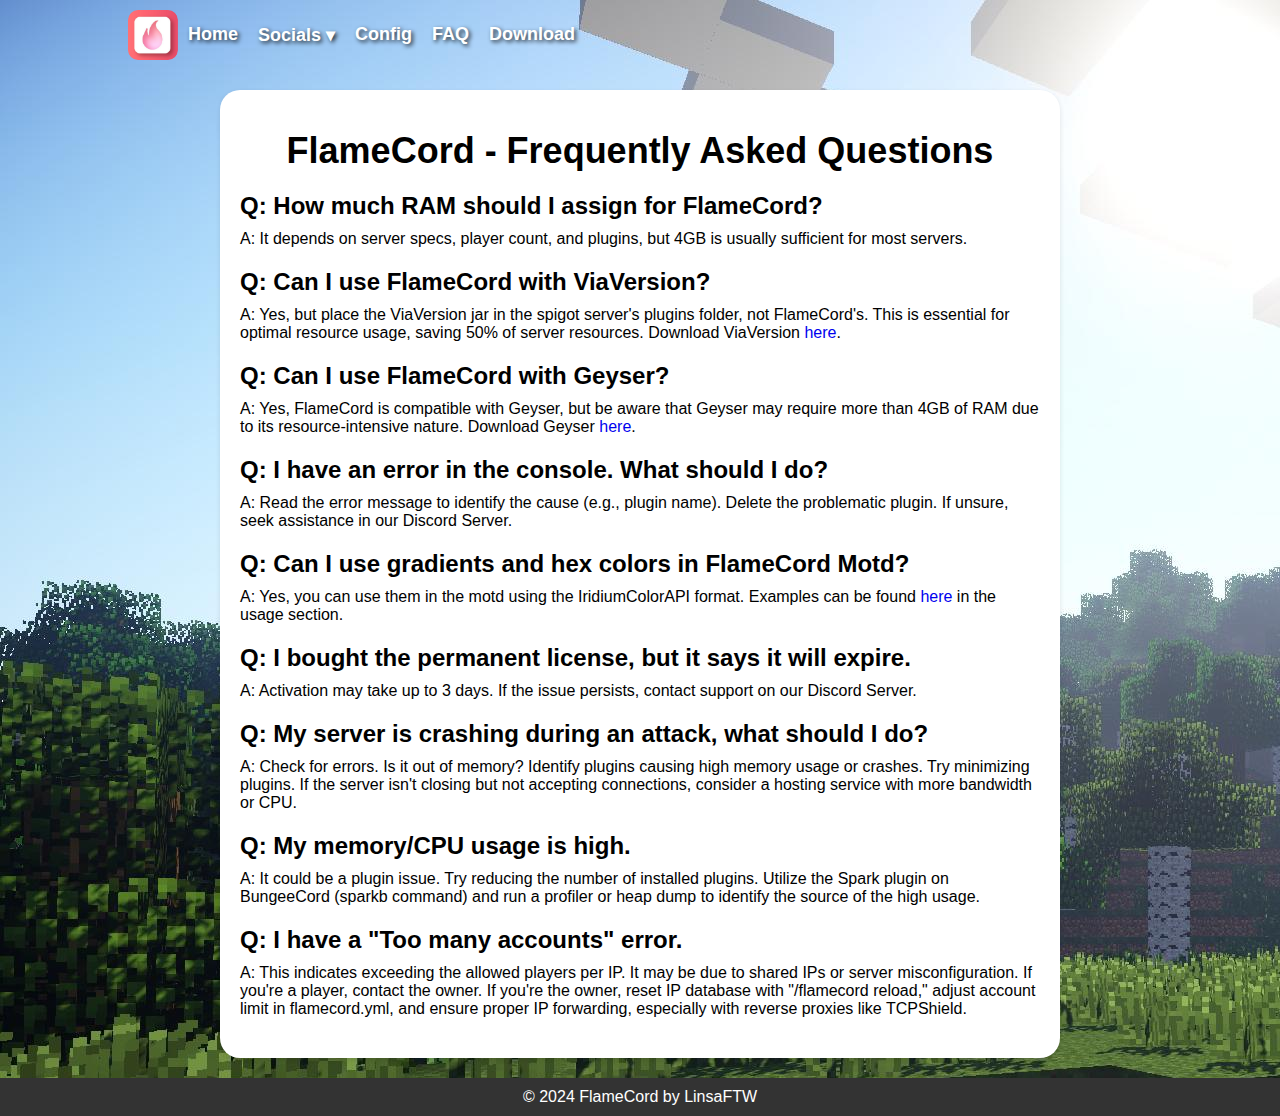
<file: faq.html>
<!DOCTYPE html>
<html lang="en">
<head>
    <meta charset="UTF-8">
    <meta name="viewport" content="width=device-width, initial-scale=1.0">
    <title>FlameCord - Frequently Asked Questions</title>
    <link rel="stylesheet" href="styles.css">
    <link rel="icon" type="image/x-icon" href="images/favicon.png">
    <meta name="description" content="Common questions and answers about FlameCord, the ultimate Minecraft server solution.">

    <link rel="stylesheet" href="https://cdnjs.cloudflare.com/ajax/libs/font-awesome/5.15.1/css/all.min.css">

    <script defer src="./elements/navbar.js" lang="javascript"></script>
    <link rel="stylesheet" href="elements/navbar.css">
</head>
<body class="bg-faq">
    <nav-bar></nav-bar>

    <main class="faq">
        <section class="faq-section">
            <h1>FlameCord - Frequently Asked Questions</h1>

            <div class="faq-item">
                <h2>Q: How much RAM should I assign for FlameCord?</h2>
                <p>A: It depends on server specs, player count, and plugins, but 4GB is usually sufficient for most servers.</p>
            </div>
            
            <div class="faq-item">
                <h2>Q: Can I use FlameCord with ViaVersion?</h2>
                <p>A: Yes, but place the ViaVersion jar in the spigot server's plugins folder, not FlameCord's. This is essential for optimal resource usage, saving 50% of server resources. Download ViaVersion <a href="https://www.spigotmc.org/resources/viaversion.19254/" target="_blank">here</a>.</p>
            </div>
            
            <div class="faq-item">
                <h2>Q: Can I use FlameCord with Geyser?</h2>
                <p>A: Yes, FlameCord is compatible with Geyser, but be aware that Geyser may require more than 4GB of RAM due to its resource-intensive nature. Download Geyser <a href="https://geysermc.org/" target="_blank">here</a>.</p>
            </div>
            
            <div class="faq-item">
                <h2>Q: I have an error in the console. What should I do?</h2>
                <p>A: Read the error message to identify the cause (e.g., plugin name). Delete the problematic plugin. If unsure, seek assistance in our Discord Server.</p>
            </div>
            
            <div class="faq-item">
                <h2>Q: Can I use gradients and hex colors in FlameCord Motd?</h2>
                <p>A: Yes, you can use them in the motd using the IridiumColorAPI format. Examples can be found <a href="https://github.com/Iridium-Development/IridiumColorAPI" target="_blank">here</a> in the usage section.</p>
            </div>
            
            <div class="faq-item">
                <h2>Q: I bought the permanent license, but it says it will expire.</h2>
                <p>A: Activation may take up to 3 days. If the issue persists, contact support on our Discord Server.</p>
            </div>
            
            <div class="faq-item">
                <h2>Q: My server is crashing during an attack, what should I do?</h2>
                <p>A: Check for errors. Is it out of memory? Identify plugins causing high memory usage or crashes. Try minimizing plugins. If the server isn't closing but not accepting connections, consider a hosting service with more bandwidth or CPU.</p>
            </div>
            
            <div class="faq-item">
                <h2>Q: My memory/CPU usage is high.</h2>
                <p>A: It could be a plugin issue. Try reducing the number of installed plugins. Utilize the Spark plugin on BungeeCord (sparkb command) and run a profiler or heap dump to identify the source of the high usage.</p>
            </div>
            
            <div class="faq-item">
                <h2>Q: I have a "Too many accounts" error.</h2>
                <p>A: This indicates exceeding the allowed players per IP. It may be due to shared IPs or server misconfiguration. If you're a player, contact the owner. If you're the owner, reset IP database with "/flamecord reload," adjust account limit in flamecord.yml, and ensure proper IP forwarding, especially with reverse proxies like TCPShield.</p>
            </div>
            
        </section>
    </main>

    <footer>
        <p>&copy; 2024 FlameCord by LinsaFTW</p>
    </footer>
</body>
</html>
</file>
<file: elements/navbar.css>
/* Header */
.navbar {
    display: flex;
    justify-content: space-between;
    align-items: center;
    padding: 10px 10%;
    text-shadow: 2px 2px 4px rgba(0, 0, 0, 0.8);
}

.navbar-logo {
    display: flex;
    align-items: center;
    color: #fff;
}

.navbar-logo img {
    margin-right: 10px;
    border-radius: 10px;
}

.navbar-text {
    font-size: 24px;
    transition: transform 0.2s;
}

.navbar-menu {
    list-style-type: none;
    margin: 0;
    padding: 0;
    display: flex;
}

.navbar-menu li {
    margin-right: 20px;
}

.navbar-menu li:last-child {
    margin-right: 0;
}

.navbar-menu a {
    text-decoration: none;
    color: #fff;
    font-weight: bold;
    font-size: 18px;
    transition: color 0.3s;
}

.navbar-menu a:hover {
    color: lightgray;
    text-decoration: none;
}
</file>
<file: styles.css>
/* Reset some default styles */
body, h1, h2, h3, p, ul {
    margin: 0;
    padding: 0;
    font-family: 'Gill Sans', 'Gill Sans MT', Calibri, 'Trebuchet MS', sans-serif;
}

/* Hero Section */
.hero {
    background-image: url('images/mcdungeons.jpg');
    background-size: cover;
    background-position: center;
    color: #ffffff; /* White text color */
    text-align: center;
    padding-bottom: 100px;
    text-shadow: 2px 2px 4px rgba(0, 0, 0, 0.8);
}

.hero-content {
    max-width: 800px;
    margin: 100px auto;
    background-color: rgba(0, 0, 0, 0.5);
    border-radius: 30px;
    padding-top: 15px;
    padding-bottom: 15px;
}

.hero h2 {
    font-size: 36px;
    margin-bottom: 20px;
}

.cta-button {
    display: inline-block;
    padding: 10px 20px;
    background-color: #ff4500; /* Orange button background color */
    color: #ffffff; /* White button text color */
    text-decoration: none;
    border-radius: 5px;
    font-weight: bold;
    transition: background-color 0.3s;
    margin: 20px;
}

.cta-button:hover {
    background-color: #cc3700; /* Darker orange on hover */
}

/* About Section */
.about {
    max-width: 800px;
    margin: 20px auto;
    padding: 20px;
    background-color: #ffffff; /* White background color */
    box-shadow: 0 2px 5px rgba(0, 0, 0, 0.1);
    text-align: center;
    border-radius: 10px;
    transition: transform 0.2s;
}

.about:hover {
    transform: scale(1.01);
}

.about-content {
    text-align: left; /* Left-align the content within the centered section */
}

.about-content p {
    text-align: left; /* Left-align the content within the centered section */
    padding: 10px;
}

.about-subtitle {
    color: #777;
    margin-bottom: 10px;
}

.about-subsection-title {
    text-align: center;
}

/* Footer */
footer {
    text-align: center;
    padding: 10px;
    background-color: #333; /* Dark gray footer background color */
    color: #ffffff; /* White footer text color */
}

.articles {
    display: flex;
    flex-wrap: wrap; /* Allow items to wrap to the next row */
    justify-content: space-between; /* Distribute items evenly in a row */
    overflow: auto; /* Add horizontal scroll if necessary */
    padding-left: 20vw; /* Add padding to the entire section */
    padding-right: 20vw; /* Add padding to the entire section */
    text-align: center;
}

.articles-wrap {
    color: #ffffff;
    text-align: center;
}

.articles-wrap h2 {
    padding: 20px;
}

.centered {
    text-align: center;
}

.article-row {
    display: flex;
    flex-wrap: wrap;
    justify-content: center; /* Center the articles within the container */
}

.article-box {
    margin: 20px;
    max-width: 300px;
    min-width: 200px;
    text-align: left;
}

.article-box img {
    max-height: 150px;
    max-width: 150px;
    max-width: 100%;
    height: auto;
    display: block;
    margin: 0 auto;
    border-radius: 10px;
}

.main {
    border-radius: 10px;
}

body {
    font-family: Arial, sans-serif;
    margin: 0;
    padding: 0;
    background-color: #20211F; /* Dark background color */
    text-underline-offset: 8px;
}

/* Main Content */
main {
    max-width: 800px;
    margin: 20px auto;
    padding: 20px;
    background-color: #fff;
    box-shadow: 0 2px 5px rgba(0, 0, 0, 0.1);
}

.article {
    text-align: center;
    margin-bottom: 20px;
    padding: 20px;
    border-radius: 10px;
    padding-left: 50px;
    padding-right: 50px;
}

.article h1 {
    font-size: 36px;
    margin-bottom: 20px;
}

.article h2 {
    margin-bottom: 20px;
}

.article h3 {
    margin-bottom: 20px;
}

.article p {
    font-size: 18px;
    line-height: 1.5;
    text-align: left; /* Left-align the text within the centered section */
    margin-bottom: 20px;
}

.article img {
    max-width: 512px;
    max-height: 512px;
    width: auto;
    height: auto;
    border-radius: 10px;
    margin-bottom: 20px;
}

.article a {
    text-decoration: none; /* Remove default underline */
    transition: color 0.2s; /* Smooth color transition on hover */
}

.article a:hover {
    color: #cccccc; /* Light gray link text color on hover */
}

.article iframe {
    margin-bottom: 20px;
    border-radius: 10px;
}

.article ul {
    margin-bottom: 20px;
    text-align: left;
}

/* Share Buttons */
.share-buttons {
    text-align: center;
}

.share-button {
    display: inline-block;
    padding: 10px 20px;
    background-color: #ff4500;
    color: #fff;
    text-decoration: none;
    border-radius: 5px;
    font-weight: bold;
    transition: background-color 0.3s;
    margin-right: 10px;
}

.share-button:hover {
    background-color: #cc3700;
}

/* Download Section */
.download {
    text-align: center; /* Center-align the content */
    padding: 60px 0; /* Adjust padding as needed */
    color: #fff; /* Text color (white) */
}

.download h2 {
    font-size: 28px;
    margin-bottom: 10px;
}

.download p {
    font-size: 18px;
    margin-bottom: 20px;
}

.download .cta-button {
    display: inline-block;
    padding: 10px 20px;
    background-color: #ff4500; /* Button background color */
    color: #fff; /* Button text color (white) */
    text-decoration: none;
    border-radius: 5px;
    font-weight: bold;
    transition: background-color 0.3s;
}

.download .cta-button:hover {
    background-color: #cc3700; /* Button background color on hover */
}

/* Articles Section */
.articles-container {
    display: flex;
    flex-wrap: wrap;
    justify-content: center;
    padding: 20px;
}

.articles-container a {
    text-decoration: none; /* Remove default underline */
    color: black;
}

.article-box {
    flex: 1;
    max-width: calc(33.33% - 20px); /* 3 columns with 20px spacing */
    background-color: #fff;
    box-shadow: 0 2px 5px rgba(0, 0, 0, 0.1);
    padding: 20px;
    margin-bottom: 20px;
    transition: transform 0.3s;
    border-radius: 10px;
}

.article-box:hover {
    transform: scale(1.05);
}

.article-box a {
    display: block;
    text-decoration: none;
    color: inherit; /* Inherit text color from parent element */
    transition: transform 0.2s;
}

.article-box a:hover {
    transform: scale(1.03); /* Add a slight scale effect on hover */
}

.article-title {
    font-size: 18px;
    margin: 10px 0;
}

.article-description {
    font-size: 14px;
    color: #777;
}

/* Dropdown Menu Styles */
.dropdown {
    position: relative;
    display: inline-block;
    text-align: left;
    font-size: 14px;
}

.dropdown-content {
    display: none;
    position: absolute;
    min-width: 160px;
    box-shadow: 0px 8px 16px 0px rgba(0,0,0,0.2);
    z-index: 1;
}

.dropdown-content a {
    background-color: #20211F;
    color: white;
    padding: 12px 16px;
    text-decoration: none;
    display: block;
    transition: background-color 0.3s;
}

.dropdown-content a:hover {
    background-color: #424340;
    color: white;
}

.dropdown:hover .dropdown-content {
    display: block;
}

/* Sections */
.guide-section {
    background-color: #007bff;
    color: #fff;
    padding: 20px;
    margin-top: 30px;
    margin-bottom: 30px;
    margin-left: 25%;
    margin-right: 25%;
    border-radius: 10px;
}

.guide-section p, h1 {
    margin-bottom: 10px;
}

.config-section {
    margin-bottom: 20px;
}

.config-section p, h2, h3, ul {
    margin-bottom: 10px;
}

.config-section p {
    margin-left: 10px;
}

.config-section ul {
    margin-left: 20px;
    list-style-type: none;
}

.config-section {
    background-color: #fff;
    padding: 20px;
    border: 1px solid #ddd;
    border-radius: 10px;
    margin-left: 20%;
    margin-right: 20%;
}

/* Section description */
.section-description {
    font-style: italic;
    margin-top: 10px;
    color: #777;
    text-align: center;
}

/* Section title */
.section-title {
    text-align: center;
}

.benchmark {
    text-align: center;
    background-color: #fff;
    max-width: 800px;
    margin: auto;
    padding: 10px;
    border-radius: 10px;
    transition: transform 0.2s;
}

.benchmark:hover {
    transform: scale(1.05);
}

.benchmark table {
    border-collapse: collapse;
    width: 100%;
}
.benchmark th, td {
    border: 1px solid #ddd;
    padding: 8px;
    text-align: left;
}
.benchmark th {
    background-color: #fff;
}
.benchmark tr {
    background-color: #fff;
}

.benchmark p {
    margin-bottom: 10px;
}

.faq {
    border-radius: 20px;
}

.faq-section {
    margin-top: 20px;
}

.faq-section h1 {
    text-align: center;
    font-size: 36px;
    margin-bottom: 20px;
}

.faq-item {
    margin-bottom: 20px;
}

.faq-item a {
    text-decoration: none;
}

.bg-faq {
    background-image: url('images/mc-wall-shader.jpg');
}
</file>
